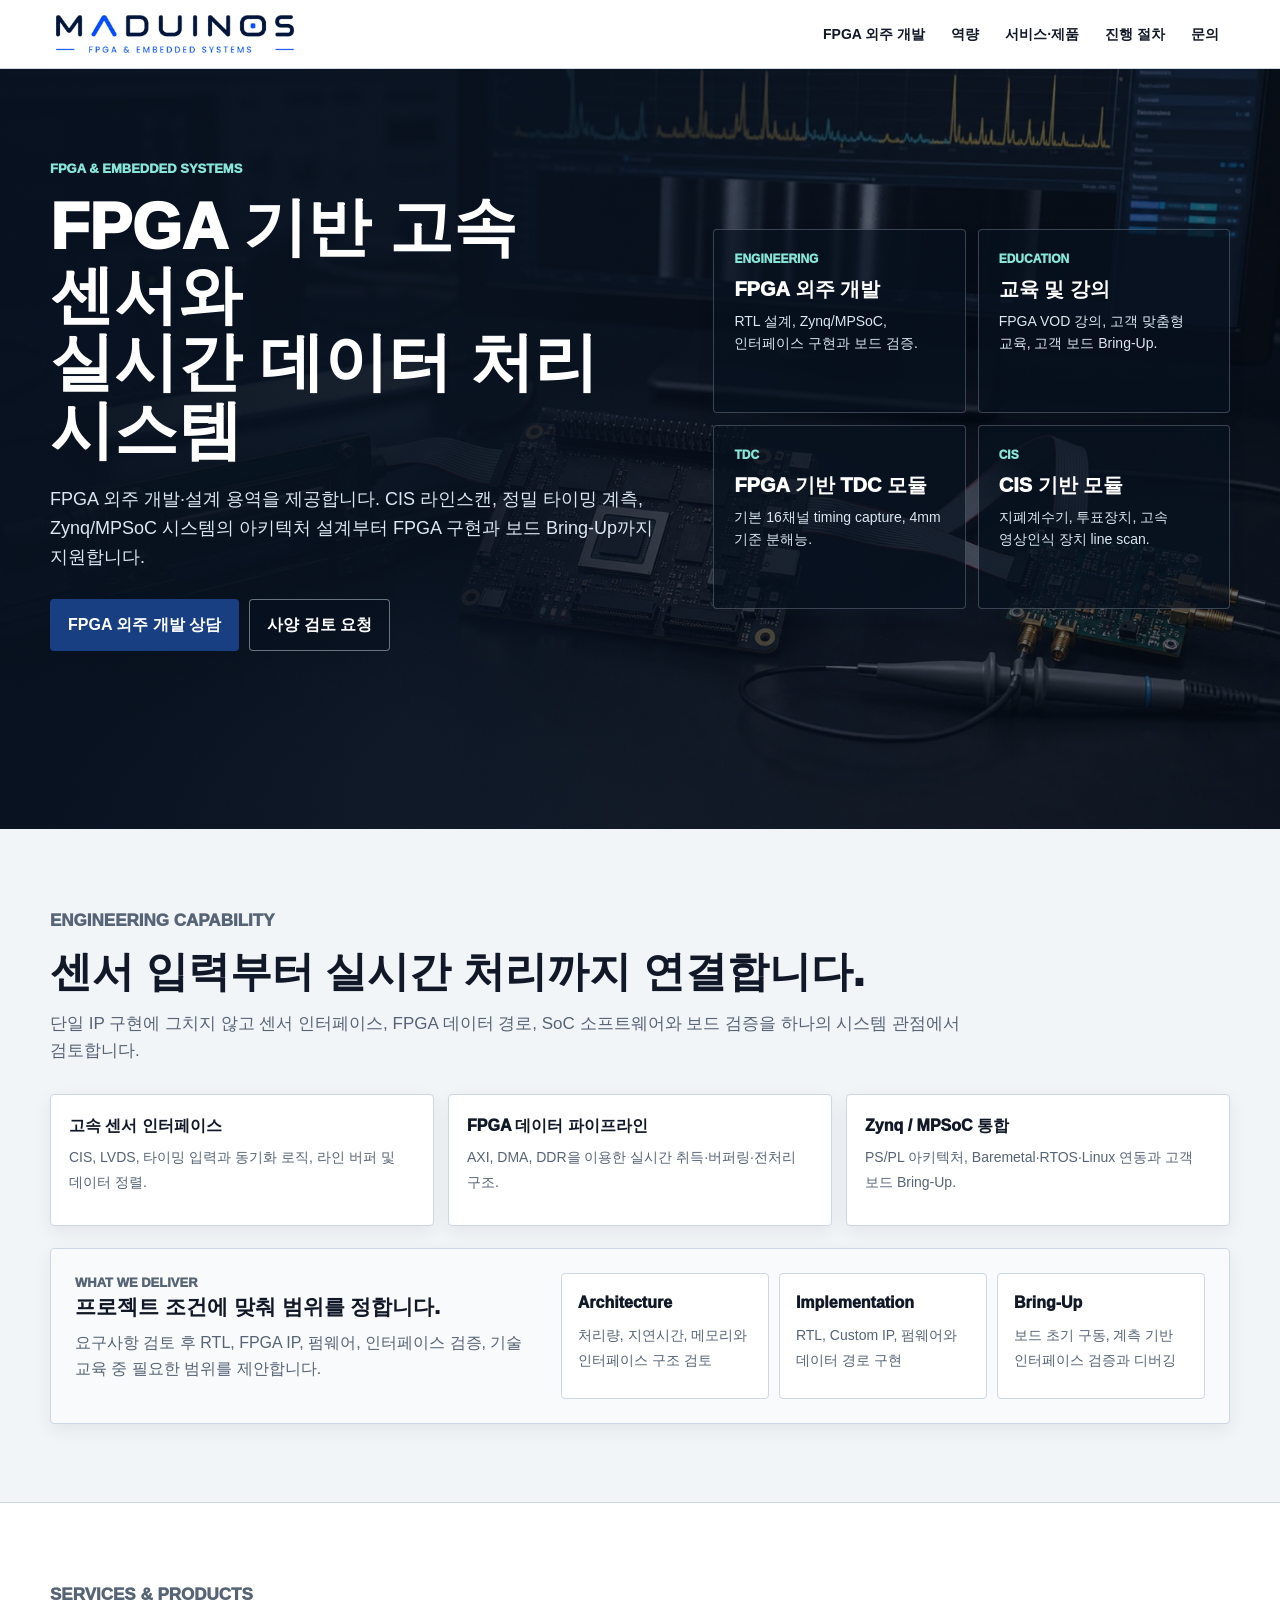
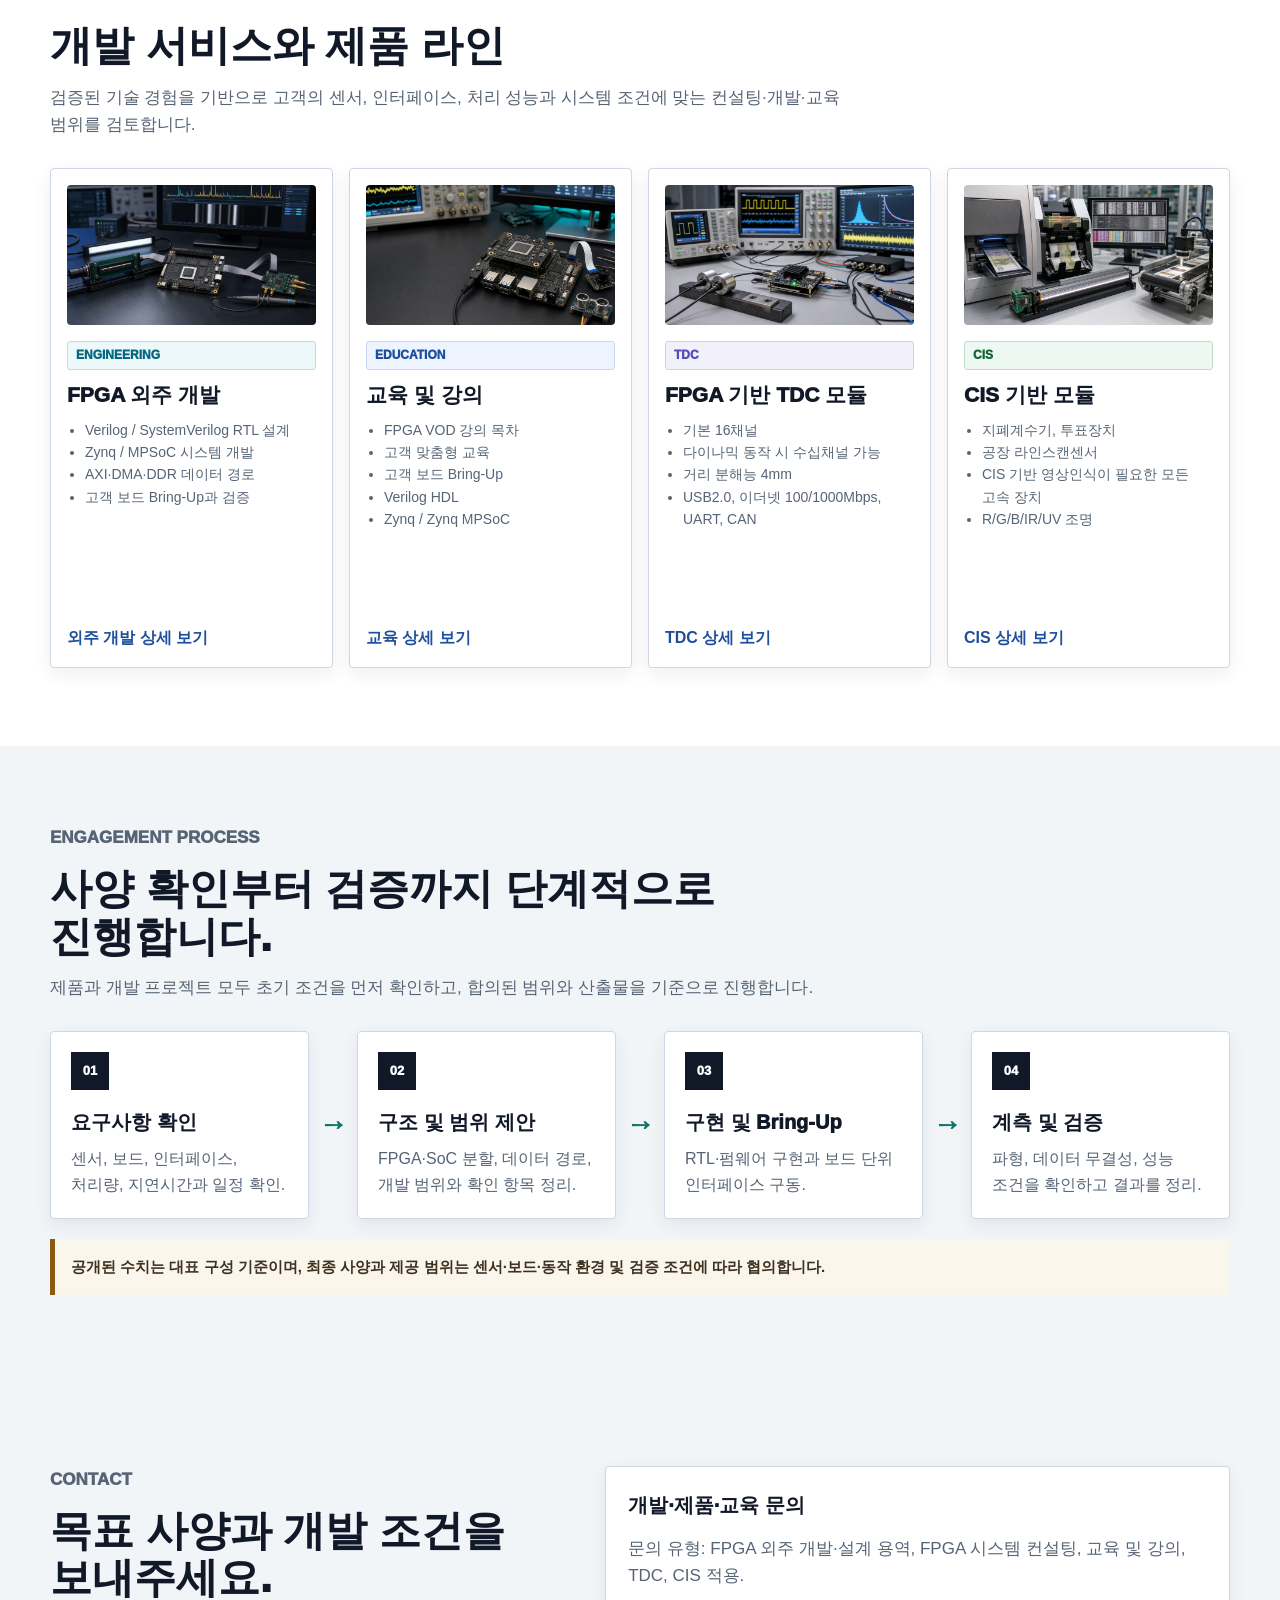
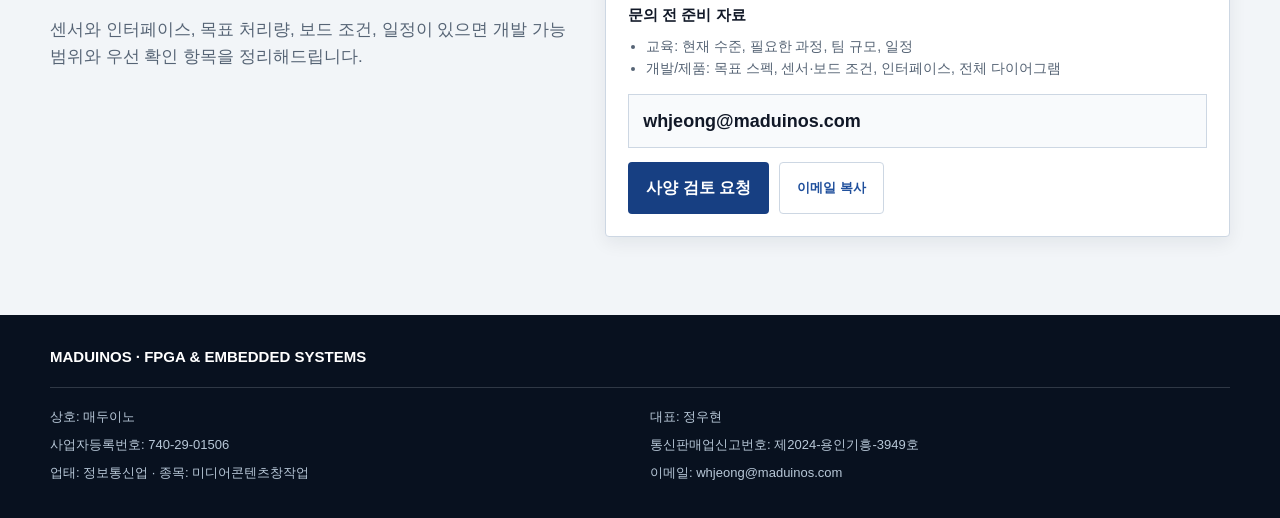
<file: index.html>
<!doctype html>
<html lang="ko">
<head>
  <meta charset="utf-8">
  <meta name="viewport" content="width=device-width, initial-scale=1">
  <meta name="description" content="MADUINOS는 FPGA 외주 개발과 설계 용역을 제공합니다. Verilog/SystemVerilog RTL, Zynq/MPSoC, AXI·DMA, 고속 센서 인터페이스 구현부터 보드 Bring-Up과 검증까지 상담하세요.">
  <title>FPGA 외주 개발 · 고속 센서 시스템 개발 | MADUINOS</title>
  <link rel="canonical" href="https://maduinos.com/">
  <meta property="og:title" content="FPGA 외주 개발 · 고속 센서 시스템 개발 | MADUINOS">
  <meta property="og:description" content="FPGA 외주 개발·설계 용역, Zynq/MPSoC 시스템, 고속 센서 인터페이스의 설계부터 보드 Bring-Up까지 지원합니다.">
  <meta property="og:type" content="website">
  <meta property="og:url" content="https://maduinos.com/">
  <meta property="og:image" content="https://maduinos.com/assets/og-home.jpg">
  <meta property="og:image:width" content="1200">
  <meta property="og:image:height" content="630">
  <meta name="twitter:card" content="summary_large_image">
  <link rel="icon" href="favicon.ico" sizes="any">
  <link rel="icon" type="image/png" href="assets/favicon-32.png" sizes="32x32">
  <link rel="apple-touch-icon" href="assets/apple-touch-icon.png">
  <link rel="stylesheet" href="assets/maduinos-biz.css">
  <script type="application/ld+json">
  {
    "@context": "https://schema.org",
    "@type": "Organization",
    "@id": "https://maduinos.com/#organization",
    "name": "MADUINOS",
    "url": "https://maduinos.com/",
    "logo": "https://maduinos.com/assets/maduinos_wordmark_reference_clean.png",
    "email": "whjeong@maduinos.com",
    "description": "FPGA 외주 개발과 설계 용역. 고속 센서 인터페이스, 실시간 데이터 처리, Zynq/MPSoC 시스템 개발 및 FPGA 실무 교육."
  }
  </script>
</head>
<body>
  <a class="skip-link" href="#main-content">본문으로 바로가기</a>
<header class="site-header">
    <div class="shell nav-row">
      <span class="brand">
        <img class="brand-logo" src="assets/maduinos_wordmark_reference_clean.png" alt="MADUINOS" width="760" height="139">
      </span>
      <nav class="nav-links" aria-label="주요 섹션">
        <a href="pages/fpga-outsourcing.html">FPGA 외주 개발</a>
        <a href="#services">역량</a>
        <a href="#products">서비스·제품</a>
        <a href="#process">진행 절차</a>
        <a href="#contact">문의</a>
      </nav>
    </div>
  </header>

  <main id="main-content">
    <section class="hero product-hero" id="hero">
      <div class="hero-bg" aria-hidden="true"></div>
      <div class="shell hero-grid">
        <div class="hero-copy">
          <p class="eyebrow">FPGA & EMBEDDED SYSTEMS</p>
          <h1>
            <span class="keep">FPGA 기반 고속 센서와</span><br>
            <span class="keep">실시간 데이터 처리 시스템</span>
          </h1>
          <p class="lead">
            FPGA 외주 개발·설계 용역을 제공합니다. CIS 라인스캔, 정밀 타이밍 계측, Zynq/MPSoC 시스템의 아키텍처 설계부터 FPGA 구현과 보드 Bring-Up까지 지원합니다.
          </p>
          <div class="hero-actions">
            <a class="button" href="pages/fpga-outsourcing.html">FPGA 외주 개발 상담</a>
            <a class="button secondary" href="#contact">사양 검토 요청</a>
          </div>
        </div>

        <div class="solution-nav" aria-label="MADUINOS 서비스와 제품">
          <a href="pages/fpga-outsourcing.html">
            <span>Engineering</span>
            <strong>FPGA 외주 개발</strong>
            <p>RTL 설계, Zynq/MPSoC, 인터페이스 구현과 보드 검증.</p>
          </a>
          <a href="pages/fpga-education-consulting.html">
            <span>Education</span>
            <strong>교육 및 강의</strong>
            <p>FPGA VOD 강의, 고객 맞춤형 교육, 고객 보드 Bring-Up.</p>
          </a>
          <a href="pages/tdc-module.html">
            <span>TDC</span>
            <strong>FPGA 기반 TDC 모듈</strong>
            <p>기본 16채널 timing capture, 4mm 기준 분해능.</p>
          </a>
          <a href="pages/cis-module.html">
            <span>CIS</span>
            <strong>CIS 기반 모듈</strong>
            <p>지폐계수기, 투표장치, 고속 영상인식 장치 line scan.</p>
          </a>
        </div>
      </div>
    </section>


    <section class="section business-map" id="services">
      <div class="shell">
        <div class="section-head compact-head">
          <p class="eyebrow">Engineering Capability</p>
          <h2>센서 입력부터 실시간 처리까지 연결합니다.</h2>
          <p>단일 IP 구현에 그치지 않고 센서 인터페이스, FPGA 데이터 경로, SoC 소프트웨어와 보드 검증을 하나의 시스템 관점에서 검토합니다.</p>
        </div>
        <div class="capability-grid">
          <article class="capability">
            <strong>고속 센서 인터페이스</strong>
            <span>CIS, LVDS, 타이밍 입력과 동기화 로직, 라인 버퍼 및 데이터 정렬.</span>
          </article>
          <article class="capability">
            <strong>FPGA 데이터 파이프라인</strong>
            <span>AXI, DMA, DDR을 이용한 실시간 취득·버퍼링·전처리 구조.</span>
          </article>
          <article class="capability">
            <strong>Zynq / MPSoC 통합</strong>
            <span>PS/PL 아키텍처, Baremetal·RTOS·Linux 연동과 고객 보드 Bring-Up.</span>
          </article>
        </div>
        <div class="proof-panel">
          <div>
            <p class="eyebrow">What We Deliver</p>
            <h3>프로젝트 조건에 맞춰 범위를 정합니다.</h3>
            <p>요구사항 검토 후 RTL, FPGA IP, 펌웨어, 인터페이스 검증, 기술 교육 중 필요한 범위를 제안합니다.</p>
          </div>
          <div class="proof-grid">
            <div><strong>Architecture</strong><span>처리량, 지연시간, 메모리와 인터페이스 구조 검토</span></div>
            <div><strong>Implementation</strong><span>RTL, Custom IP, 펌웨어와 데이터 경로 구현</span></div>
            <div><strong>Bring-Up</strong><span>보드 초기 구동, 계측 기반 인터페이스 검증과 디버깅</span></div>
          </div>
        </div>
      </div>
    </section>

    <section class="section alt" id="products">
      <div class="shell">
        <div class="section-head">
          <p class="eyebrow">Services &amp; Products</p>
          <h2>개발 서비스와 제품 라인</h2>
          <p>
            검증된 기술 경험을 기반으로 고객의 센서, 인터페이스, 처리 성능과 시스템 조건에 맞는 컨설팅·개발·교육 범위를 검토합니다.
          </p>
        </div>
        <div class="product-line-grid product-card-grid">
          <article class="product-line-card">
            <img src="assets/tdc-cis-lab-system.webp" alt="FPGA 외주 개발을 위한 보드와 센서 인터페이스 검증 환경" width="1644" height="957" loading="lazy">
            <span class="tag cyan">Engineering</span>
            <h3>FPGA 외주 개발</h3>
            <ul>
              <li>Verilog / SystemVerilog RTL 설계</li>
              <li>Zynq / MPSoC 시스템 개발</li>
              <li>AXI·DMA·DDR 데이터 경로</li>
              <li>고객 보드 Bring-Up과 검증</li>
            </ul>
            <a class="text-link" href="pages/fpga-outsourcing.html">외주 개발 상세 보기</a>
          </article>
          <article class="product-line-card">
            <img src="assets/edge-ai-carrier-lab.webp" alt="FPGA education and lecture product with development board lab setup" width="1672" height="941" loading="lazy">
            <span class="tag blue">Education</span>
            <h3>교육 및 강의</h3>
            <ul>
              <li>FPGA VOD 강의 목차</li>
              <li>고객 맞춤형 교육</li>
              <li>고객 보드 Bring-Up</li>
              <li>Verilog HDL</li>
              <li>Zynq / Zynq MPSoC</li>
            </ul>
            <a class="text-link" href="pages/fpga-education-consulting.html">교육 상세 보기</a>
          </article>
          <article class="product-line-card">
            <img src="assets/tdc-timing-applications.webp" alt="FPGA TDC timing module application image" width="1672" height="941" loading="lazy">
            <span class="tag violet">TDC</span>
            <h3>FPGA 기반 TDC 모듈</h3>
            <ul>
              <li>기본 16채널</li>
              <li>다이나믹 동작 시 수십채널 가능</li>
              <li>거리 분해능 4mm</li>
              <li>USB2.0, 이더넷 100/1000Mbps, UART, CAN</li>
            </ul>
            <a class="text-link" href="pages/tdc-module.html">TDC 상세 보기</a>
          </article>
          <article class="product-line-card">
            <img src="assets/cis-application-markets.webp" alt="CIS application image for banknote counter voting device and factory line scan" width="1672" height="941" loading="lazy">
            <span class="tag green">CIS</span>
            <h3>CIS 기반 모듈</h3>
            <ul>
              <li>지폐계수기, 투표장치</li>
              <li>공장 라인스캔센서</li>
              <li>CIS 기반 영상인식이 필요한 모든 고속 장치</li>
              <li>R/G/B/IR/UV 조명</li>
            </ul>
            <a class="text-link" href="pages/cis-module.html">CIS 상세 보기</a>
          </article>
          
        </div>
      </div>
    </section>


    <section class="section" id="process">
      <div class="shell">
        <div class="section-head">
          <p class="eyebrow">Engagement Process</p>
          <h2>사양 확인부터 검증까지 단계적으로 진행합니다.</h2>
          <p>제품과 개발 프로젝트 모두 초기 조건을 먼저 확인하고, 합의된 범위와 산출물을 기준으로 진행합니다.</p>
        </div>
        <div class="engagement-flow">
          <article class="flow-card"><span>01</span><strong>요구사항 확인</strong><p>센서, 보드, 인터페이스, 처리량, 지연시간과 일정 확인.</p></article>
          <div class="flow-connector" aria-hidden="true">→</div>
          <article class="flow-card"><span>02</span><strong>구조 및 범위 제안</strong><p>FPGA·SoC 분할, 데이터 경로, 개발 범위와 확인 항목 정리.</p></article>
          <div class="flow-connector" aria-hidden="true">→</div>
          <article class="flow-card"><span>03</span><strong>구현 및 Bring-Up</strong><p>RTL·펌웨어 구현과 보드 단위 인터페이스 구동.</p></article>
          <div class="flow-connector" aria-hidden="true">→</div>
          <article class="flow-card"><span>04</span><strong>계측 및 검증</strong><p>파형, 데이터 무결성, 성능 조건을 확인하고 결과를 정리.</p></article>
        </div>
        <p class="claim-note">공개된 수치는 대표 구성 기준이며, 최종 사양과 제공 범위는 센서·보드·동작 환경 및 검증 조건에 따라 협의합니다.</p>
      </div>
    </section>

    <section class="section" id="contact">
      <div class="shell contact-layout">
        <div>
          <p class="eyebrow">Contact</p>
          <h2>목표 사양과 개발 조건을 보내주세요.</h2>
          <p>
            센서와 인터페이스, 목표 처리량, 보드 조건, 일정이 있으면 개발 가능 범위와 우선 확인 항목을 정리해드립니다.
          </p>
        </div>
        <div class="contact-card">
          <strong>개발·제품·교육 문의</strong>
          <p>문의 유형: FPGA 외주 개발·설계 용역, FPGA 시스템 컨설팅, 교육 및 강의, TDC, CIS 적용.</p>
          <div class="contact-prep">
            <strong>문의 전 준비 자료</strong>
            <ul>
              <li>교육: 현재 수준, 필요한 과정, 팀 규모, 일정</li>
              <li>개발/제품: 목표 스펙, 센서·보드 조건, 인터페이스, 전체 다이어그램</li>
            </ul>
          </div>
          <div class="email-line">whjeong@maduinos.com</div>
          <div class="contact-actions">
            <a class="button" href="mailto:whjeong@maduinos.com?subject=MADUINOS%20개발%20사양%20검토%20요청">사양 검토 요청</a>
            <button class="button secondary copy-button" type="button" data-copy-email="whjeong@maduinos.com" aria-live="polite">이메일 복사</button>
          </div>
        </div>
      </div>
    </section>
  </main>

  <footer class="site-footer">
    <div class="shell footer-stack">
      <div class="footer-row">
        <div class="footer-brand">MADUINOS · FPGA & EMBEDDED SYSTEMS</div>
      </div>
      <address class="business-info" aria-label="사업자 정보">
        <span>상호: 매두이노</span>
        <span>대표: 정우현</span>
        <span>사업자등록번호: 740-29-01506</span>
        <span>통신판매업신고번호: 제2024-용인기흥-3949호</span>
        <span>업태: 정보통신업 · 종목: 미디어콘텐츠창작업</span>
        <span>이메일: whjeong@maduinos.com</span>
      </address>
    </div>
  </footer>
  <script>
    document.querySelectorAll("[data-copy-email]").forEach((button) => {
      button.addEventListener("click", async () => {
        const email = button.dataset.copyEmail;
        try {
          await navigator.clipboard.writeText(email);
          button.textContent = "복사 완료";
          setTimeout(() => { button.textContent = "이메일 복사"; }, 1600);
        } catch {
          window.prompt("이메일 주소를 복사하세요.", email);
        }
      });
    });
  </script>
</body>
</html>
</file>
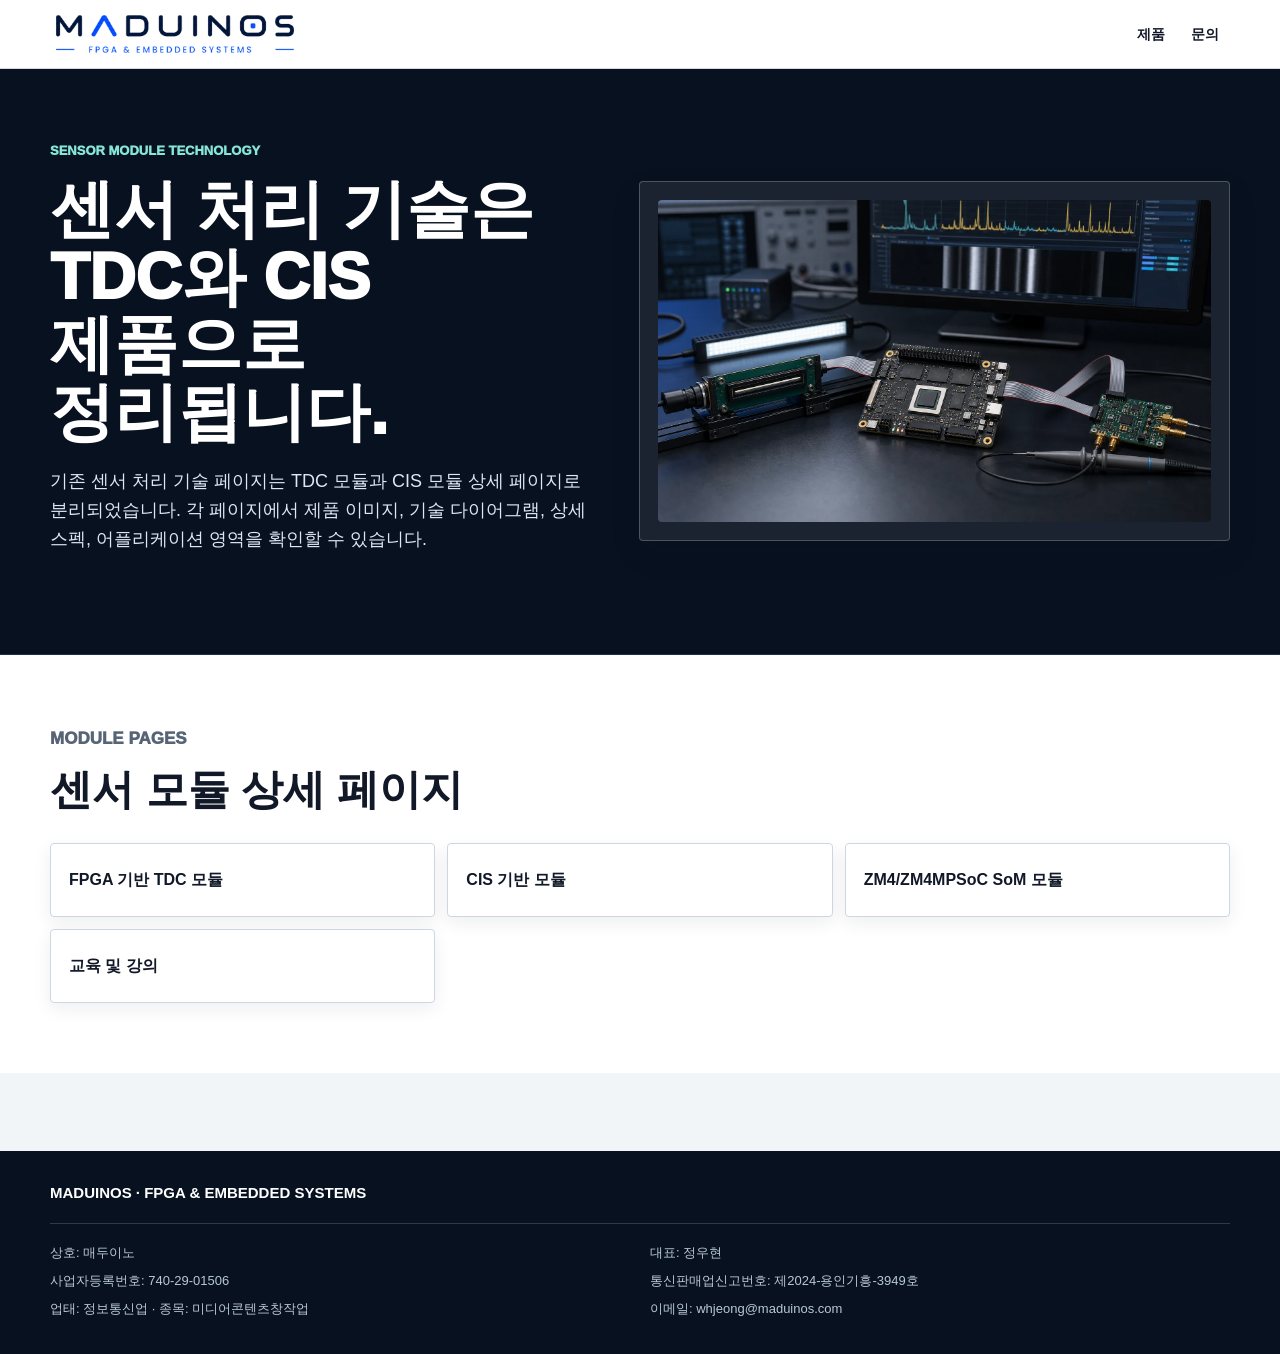
<file: pages/ai-edge-vision.html>
<!doctype html>
<html lang="ko">
<head>
  <meta charset="utf-8">
  <meta name="viewport" content="width=device-width, initial-scale=1">
  <meta name="description" content="MADUINOS 센서 처리 기술 안내 페이지입니다. TDC 모듈, CIS 모듈, ZM4/ZM4MPSoC SoM 상세 페이지로 이동할 수 있습니다.">
  <title>MADUINOS | Sensor Module Technology</title>
  <meta name="robots" content="noindex, follow">
  <link rel="icon" href="../favicon.ico" sizes="any">
  <link rel="icon" type="image/png" href="../assets/favicon-32.png" sizes="32x32">
  <link rel="apple-touch-icon" href="../assets/apple-touch-icon.png">
  <link rel="stylesheet" href="../assets/maduinos-biz.css">
</head>
<body>
  <a class="skip-link" href="#main-content">본문으로 바로가기</a>
<header class="site-header">
    <div class="shell nav-row">
      <span class="brand">
        <img class="brand-logo" src="../assets/maduinos_wordmark_reference_clean.png" alt="MADUINOS" width="760" height="139">
      </span>
      <nav class="nav-links" aria-label="주요 섹션">
        <a href="../index.html#products">제품</a>
        <a href="../index.html#contact">문의</a>
      </nav>
    </div>
  </header>

  <header class="detail-hero detail-hero-media">
    <div class="shell detail-hero-grid">
      <div>
        <p class="eyebrow">Sensor Module Technology</p>
        <h1>
          <span class="keep">센서 처리 기술은</span><br>
          <span class="keep">TDC와 CIS 제품으로</span><br>
          <span class="keep">정리됩니다.</span>
        </h1>
        <p class="lead">
          기존 센서 처리 기술 페이지는 TDC 모듈과 CIS 모듈 상세 페이지로 분리되었습니다.
          각 페이지에서 제품 이미지, 기술 다이어그램, 상세 스펙, 어플리케이션 영역을 확인할 수 있습니다.
        </p>
      </div>
      <div class="image-frame dark">
        <img src="../assets/tdc-cis-lab-system.webp" alt="FPGA sensor module validation system" width="1644" height="957">
      </div>
    </div>
  </header>

  <main class="detail-main" id="main-content">
    <section class="detail-section">
      <div class="shell">
        <div class="section-head">
          <p class="eyebrow">Module Pages</p>
          <h2>센서 모듈 상세 페이지</h2>
        </div>
        <div class="page-link-grid">
          <a href="tdc-module.html">FPGA 기반 TDC 모듈</a>
          <a href="cis-module.html">CIS 기반 모듈</a>
          <a href="zm4-module.html">ZM4/ZM4MPSoC SoM 모듈</a>
          <a href="fpga-education-consulting.html">교육 및 강의</a>
        </div>
      </div>
    </section>
  </main>
  <footer class="site-footer">
    <div class="shell footer-stack">
      <div class="footer-row">
        <div class="footer-brand">MADUINOS · FPGA & EMBEDDED SYSTEMS</div>
      </div>
      <address class="business-info" aria-label="사업자 정보">
        <span>상호: 매두이노</span>
        <span>대표: 정우현</span>
        <span>사업자등록번호: 740-29-01506</span>
        <span>통신판매업신고번호: 제2024-용인기흥-3949호</span>
        <span>업태: 정보통신업 · 종목: 미디어콘텐츠창작업</span>
        <span>이메일: whjeong@maduinos.com</span>
      </address>
    </div>
  </footer>
</body>
</html>
</file>
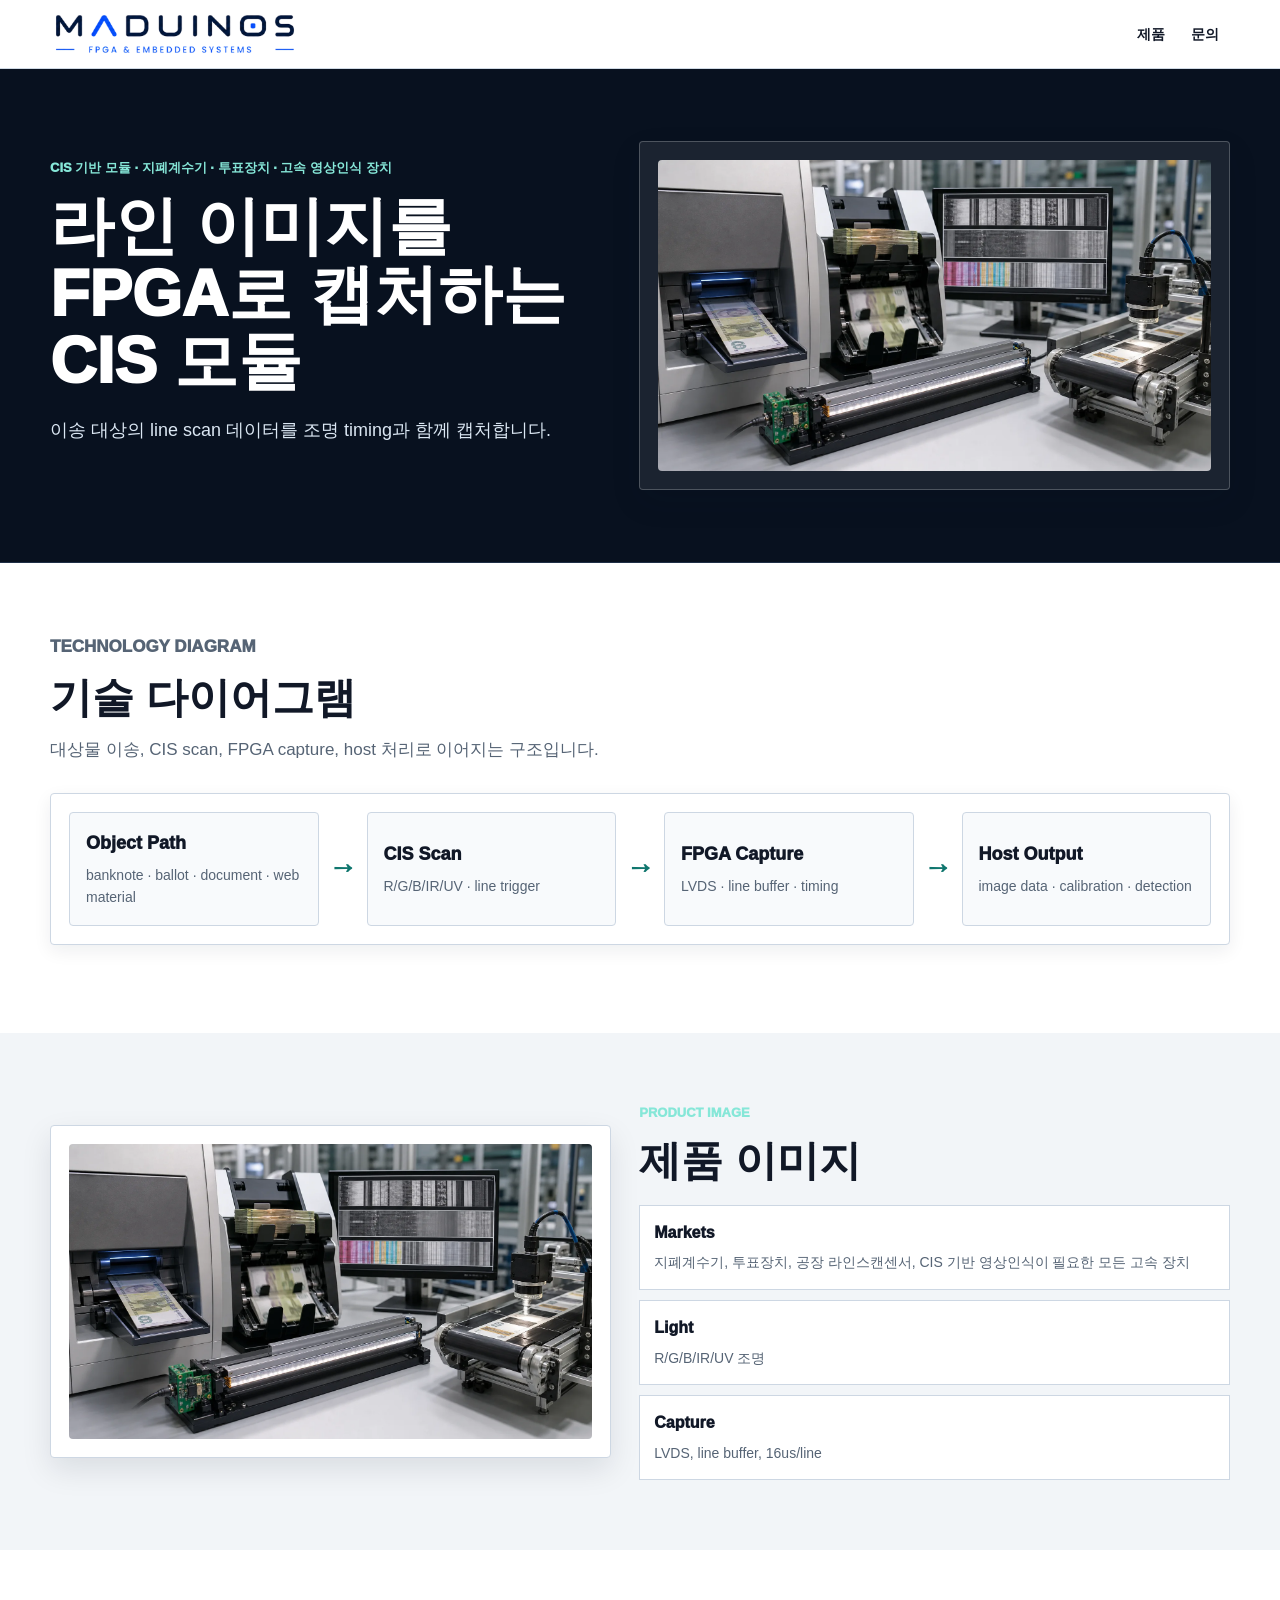
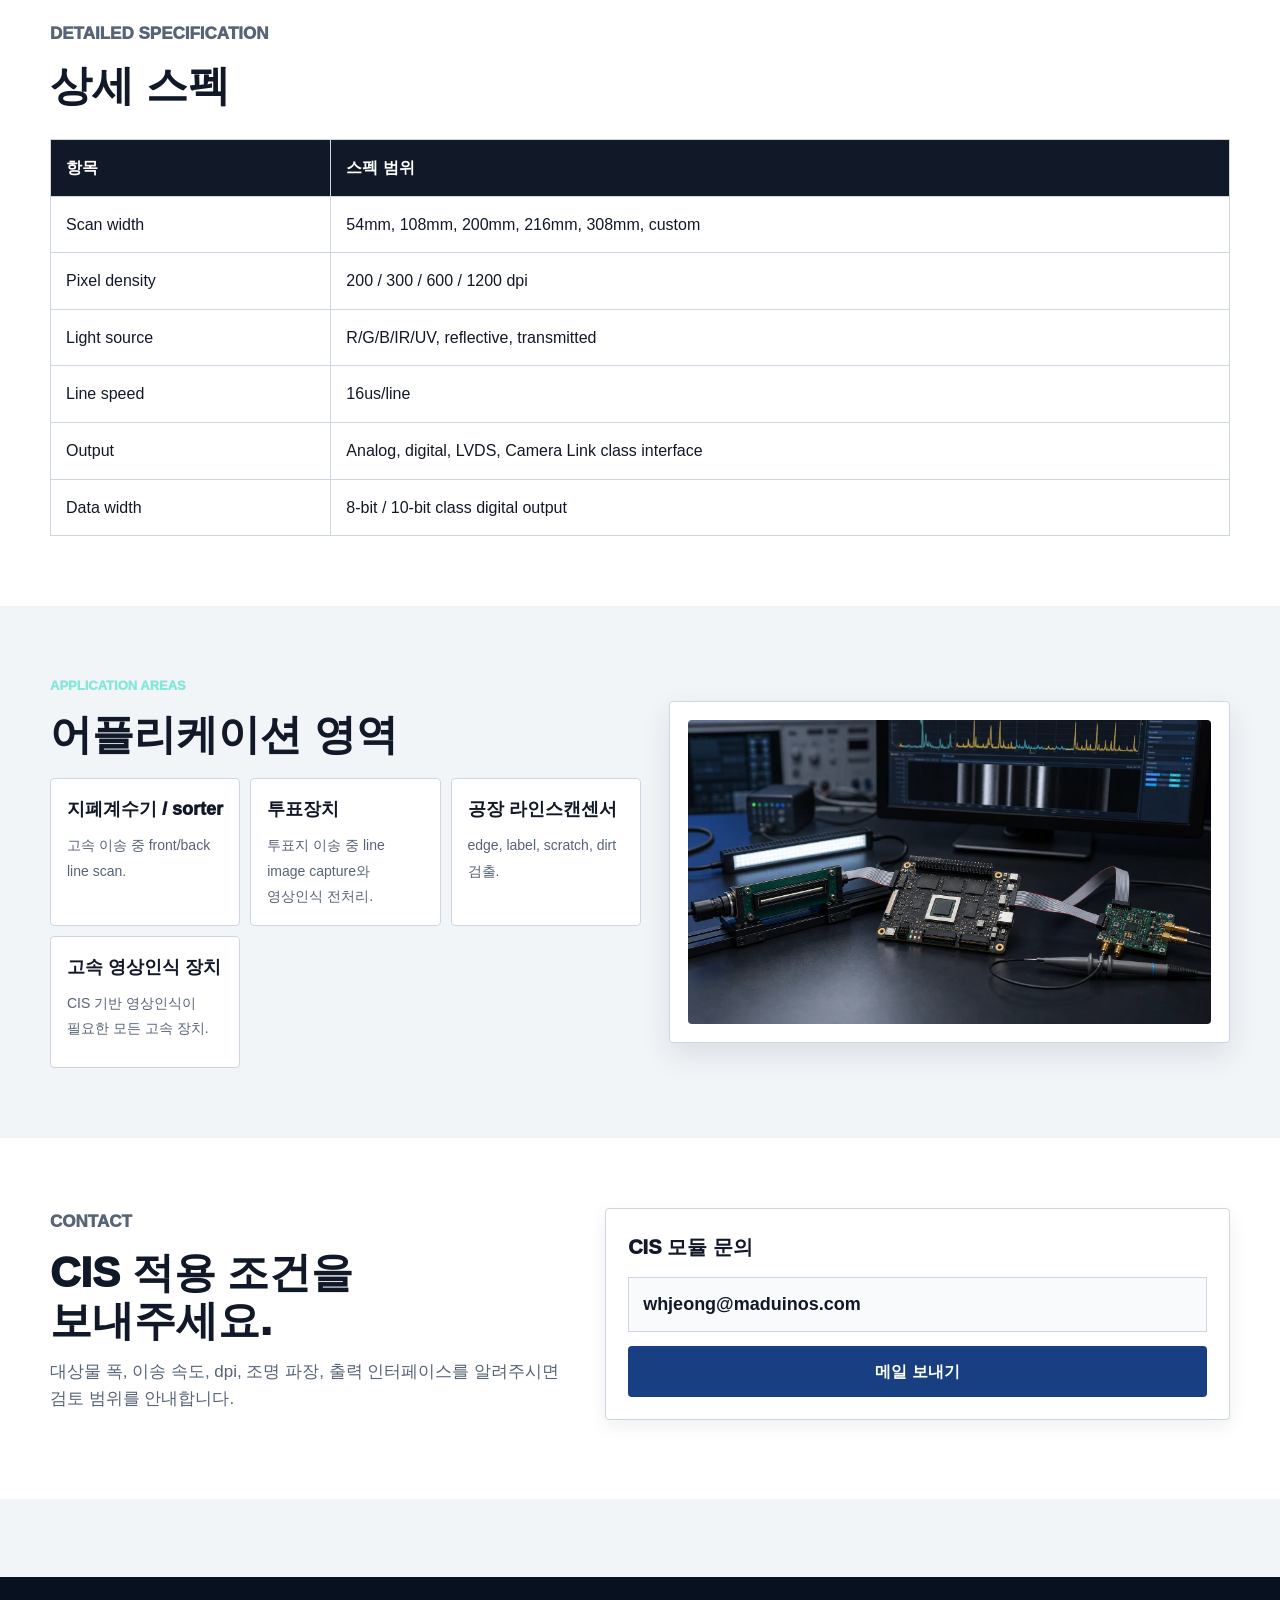
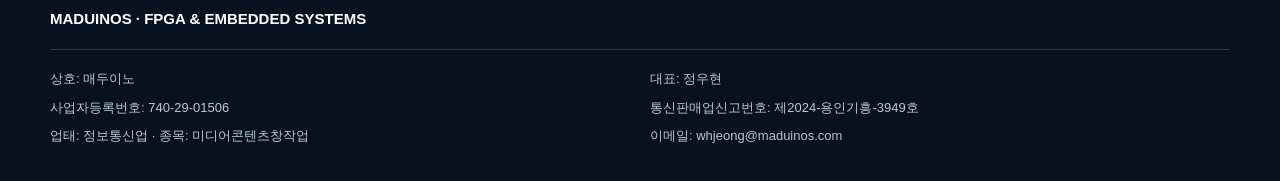
<file: pages/cis-module.html>
<!doctype html>
<html lang="ko">
<head>
  <meta charset="utf-8">
  <meta name="viewport" content="width=device-width, initial-scale=1">
  <meta name="description" content="MADUINOS CIS 기반 모듈 상세 페이지입니다. 지폐계수기, 투표장치, 공장 라인스캔센서와 CIS 기반 영상인식이 필요한 모든 고속 장치에 필요한 line scan, 조명 제어, LVDS capture 스펙을 제공합니다.">
  <title>MADUINOS | CIS Line Scan Module</title>
  <link rel="canonical" href="https://maduinos.com/pages/cis-module.html">
  <meta property="og:title" content="MADUINOS | CIS 기반 모듈">
  <meta property="og:description" content="지폐계수기, 투표장치, 공장 라인스캔센서 등 고속 영상인식 장치용 CIS line scan 모듈. R/G/B/IR/UV 조명, LVDS capture, 16us/line.">
  <meta property="og:type" content="website">
  <meta property="og:url" content="https://maduinos.com/pages/cis-module.html">
  <meta property="og:image" content="https://maduinos.com/assets/og-cis.jpg">
  <meta property="og:image:width" content="1200">
  <meta property="og:image:height" content="630">
  <meta name="twitter:card" content="summary_large_image">
  <link rel="icon" href="../favicon.ico" sizes="any">
  <link rel="icon" type="image/png" href="../assets/favicon-32.png" sizes="32x32">
  <link rel="apple-touch-icon" href="../assets/apple-touch-icon.png">
  <link rel="stylesheet" href="../assets/maduinos-biz.css">
</head>
<body>
  <a class="skip-link" href="#main-content">본문으로 바로가기</a>
<header class="site-header">
    <div class="shell nav-row">
      <span class="brand">
        <img class="brand-logo" src="../assets/maduinos_wordmark_reference_clean.png" alt="MADUINOS" width="760" height="139">
      </span>
      <nav class="nav-links" aria-label="주요 섹션">
        <a href="../index.html#products">제품</a>
        <a href="../index.html#contact">문의</a>
      </nav>
    </div>
  </header>

  <header class="detail-hero detail-hero-media">
    <div class="shell detail-hero-grid">
      <div>
        <p class="eyebrow">CIS 기반 모듈 · 지폐계수기 · 투표장치 · 고속 영상인식 장치</p>
        <h1>
          <span class="keep">라인 이미지를</span><br>
          <span class="keep">FPGA로 캡처하는</span><br>
          <span class="keep">CIS 모듈</span>
        </h1>
        <p class="lead">
          이송 대상의 line scan 데이터를 조명 timing과 함께 캡처합니다.
        </p>
      </div>
      <div class="image-frame dark">
        <img src="../assets/cis-application-markets.webp" alt="CIS module product image for banknote counter voting device and factory line scan sensor markets" width="1672" height="941" fetchpriority="high">
      </div>
    </div>
  </header>

  <main class="detail-main" id="main-content">
    <section class="detail-section">
      <div class="shell">
        <div class="section-head">
          <p class="eyebrow">Technology Diagram</p>
          <h2>기술 다이어그램</h2>
          <p>대상물 이송, CIS scan, FPGA capture, host 처리로 이어지는 구조입니다.</p>
        </div>
        <div class="diagram technology-flow" aria-label="CIS FPGA module technology diagram">
          <div class="flow-node"><strong>Object Path</strong><span>banknote · ballot · document · web material</span></div>
          <div class="flow-arrow">→</div>
          <div class="flow-node"><strong>CIS Scan</strong><span>R/G/B/IR/UV · line trigger</span></div>
          <div class="flow-arrow">→</div>
          <div class="flow-node"><strong>FPGA Capture</strong><span>LVDS · line buffer · timing</span></div>
          <div class="flow-arrow">→</div>
          <div class="flow-node"><strong>Host Output</strong><span>image data · calibration · detection</span></div>
        </div>
      </div>
    </section>

    <section class="detail-section alt">
      <div class="shell split-media">
        <div class="image-frame">
          <img src="../assets/cis-application-markets.webp" alt="CIS application markets image for high speed recognition and factory inspection equipment" width="1672" height="941" loading="lazy">
        </div>
        <div>
          <p class="eyebrow">Product Image</p>
          <h2>제품 이미지</h2>
          <div class="spec-list">
            <div><strong>Markets</strong><span>지폐계수기, 투표장치, 공장 라인스캔센서, CIS 기반 영상인식이 필요한 모든 고속 장치</span></div>
            <div><strong>Light</strong><span>R/G/B/IR/UV 조명</span></div>
            <div><strong>Capture</strong><span>LVDS, line buffer, 16us/line</span></div>
          </div>
        </div>
      </div>
    </section>

    <section class="detail-section">
      <div class="shell">
        <div class="section-head">
          <p class="eyebrow">Detailed Specification</p>
          <h2>상세 스펙</h2>
        </div>
        <div class="table-wrap">
          <table class="spec-table">
            <thead><tr><th>항목</th><th>스펙 범위</th></tr></thead>
            <tbody>
              <tr><td>Scan width</td><td>54mm, 108mm, 200mm, 216mm, 308mm, custom</td></tr>
              <tr><td>Pixel density</td><td>200 / 300 / 600 / 1200 dpi</td></tr>
              <tr><td>Light source</td><td>R/G/B/IR/UV, reflective, transmitted</td></tr>
              <tr><td>Line speed</td><td>16us/line</td></tr>
              <tr><td>Output</td><td>Analog, digital, LVDS, Camera Link class interface</td></tr>
              <tr><td>Data width</td><td>8-bit / 10-bit class digital output</td></tr>
            </tbody>
          </table>
        </div>
      </div>
    </section>

    <section class="detail-section alt">
      <div class="shell split-media reverse">
        <div>
          <p class="eyebrow">Application Areas</p>
          <h2>어플리케이션 영역</h2>
          <div class="application-list">
            <div><strong>지폐계수기 / sorter</strong><span>고속 이송 중 front/back line scan.</span></div>
            <div><strong>투표장치</strong><span>투표지 이송 중 line image capture와 영상인식 전처리.</span></div>
            <div><strong>공장 라인스캔센서</strong><span>edge, label, scratch, dirt 검출.</span></div>
            <div><strong>고속 영상인식 장치</strong><span>CIS 기반 영상인식이 필요한 모든 고속 장치.</span></div>
          </div>
        </div>
        <div class="image-frame">
          <img src="../assets/tdc-cis-lab-system.webp" alt="CIS line sensor validation setup with FPGA capture and image data" width="1644" height="957" loading="lazy">
        </div>
      </div>
    </section>

    <section class="detail-section">
      <div class="shell contact-layout">
        <div>
          <p class="eyebrow">Contact</p>
          <h2>CIS 적용 조건을 보내주세요.</h2>
          <p>대상물 폭, 이송 속도, dpi, 조명 파장, 출력 인터페이스를 알려주시면 검토 범위를 안내합니다.</p>
        </div>
        <div class="contact-card">
          <strong>CIS 모듈 문의</strong>
          <div class="email-line">whjeong@maduinos.com</div>
          <a class="button" href="mailto:whjeong@maduinos.com?subject=MADUINOS%20CIS%20Module%20문의">메일 보내기</a>
        </div>
      </div>
    </section>
  </main>

  <footer class="site-footer">
    <div class="shell footer-stack">
      <div class="footer-row">
        <div class="footer-brand">MADUINOS · FPGA & EMBEDDED SYSTEMS</div>
      </div>
      <address class="business-info" aria-label="사업자 정보">
        <span>상호: 매두이노</span>
        <span>대표: 정우현</span>
        <span>사업자등록번호: 740-29-01506</span>
        <span>통신판매업신고번호: 제2024-용인기흥-3949호</span>
        <span>업태: 정보통신업 · 종목: 미디어콘텐츠창작업</span>
        <span>이메일: whjeong@maduinos.com</span>
      </address>
    </div>
  </footer>
</body>
</html>
</file>
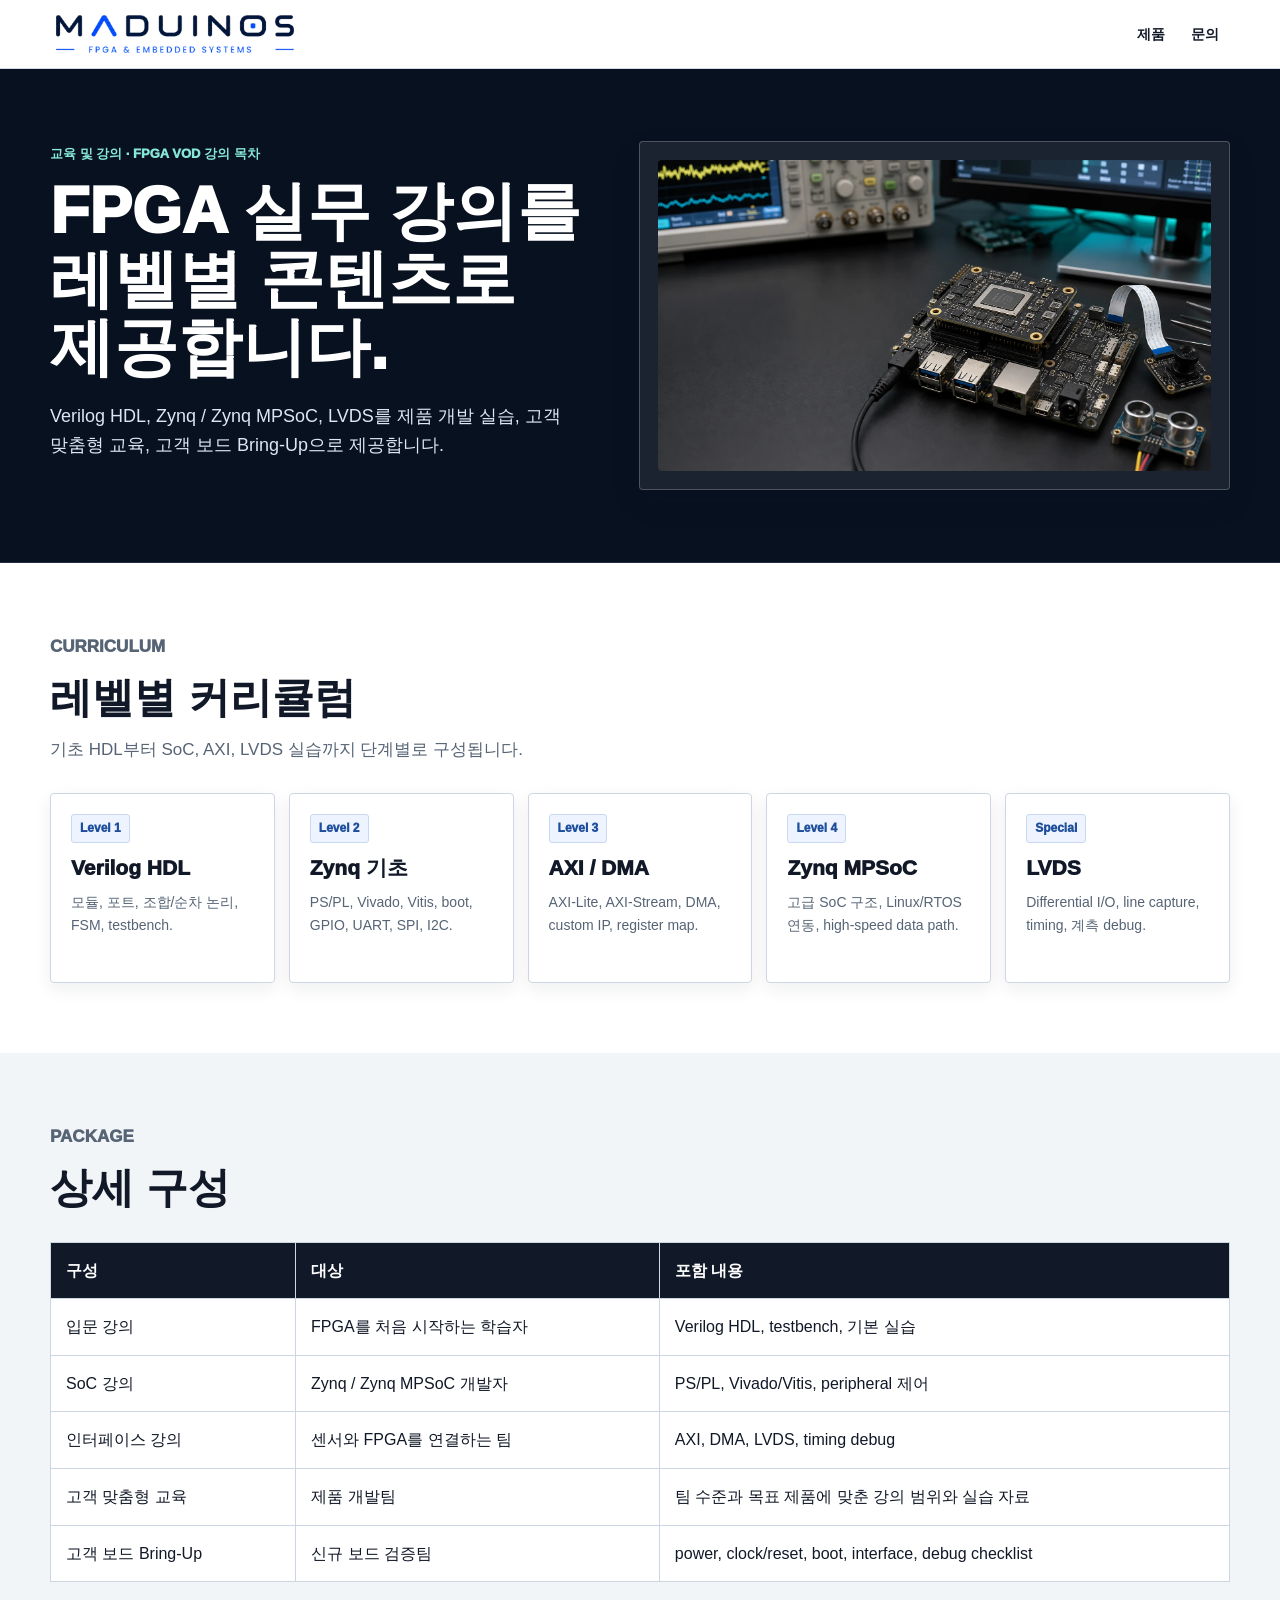
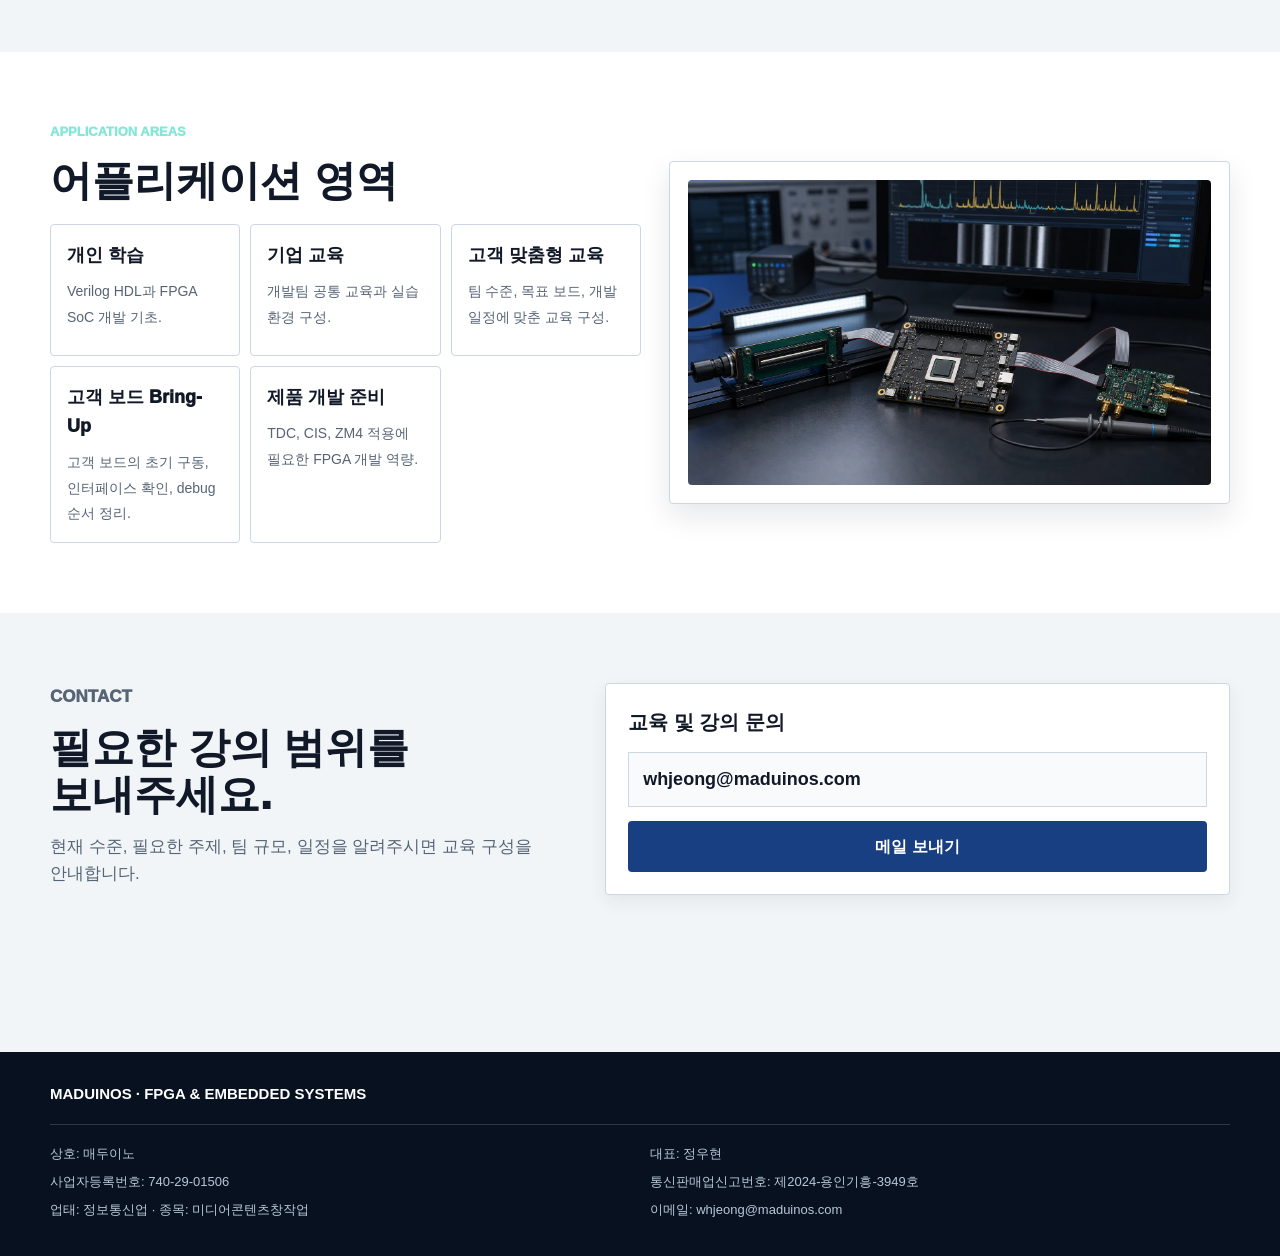
<file: pages/fpga-education-consulting.html>
<!doctype html>
<html lang="ko">
<head>
  <meta charset="utf-8">
  <meta name="viewport" content="width=device-width, initial-scale=1">
  <meta name="description" content="MADUINOS 교육 및 강의 상세 페이지입니다. Verilog HDL, Zynq / Zynq MPSoC, LVDS 기반 FPGA VOD 강의, 고객 맞춤형 교육, 고객 보드 Bring-Up을 제공합니다.">
  <title>MADUINOS | FPGA Education</title>
  <link rel="canonical" href="https://maduinos.com/pages/fpga-education-consulting.html">
  <meta property="og:title" content="MADUINOS | 교육 및 강의">
  <meta property="og:description" content="Verilog HDL, Zynq / Zynq MPSoC, LVDS 기반 FPGA VOD 강의, 고객 맞춤형 교육, 고객 보드 Bring-Up을 제공합니다.">
  <meta property="og:type" content="website">
  <meta property="og:url" content="https://maduinos.com/pages/fpga-education-consulting.html">
  <meta property="og:image" content="https://maduinos.com/assets/og-education.jpg">
  <meta property="og:image:width" content="1200">
  <meta property="og:image:height" content="630">
  <meta name="twitter:card" content="summary_large_image">
  <link rel="icon" href="../favicon.ico" sizes="any">
  <link rel="icon" type="image/png" href="../assets/favicon-32.png" sizes="32x32">
  <link rel="apple-touch-icon" href="../assets/apple-touch-icon.png">
  <link rel="stylesheet" href="../assets/maduinos-biz.css">
</head>
<body>
  <a class="skip-link" href="#main-content">본문으로 바로가기</a>
<header class="site-header">
    <div class="shell nav-row">
      <span class="brand">
        <img class="brand-logo" src="../assets/maduinos_wordmark_reference_clean.png" alt="MADUINOS" width="760" height="139">
      </span>
      <nav class="nav-links" aria-label="주요 섹션">
        <a href="../index.html#products">제품</a>
        <a href="../index.html#contact">문의</a>
      </nav>
    </div>
  </header>

  <header class="detail-hero detail-hero-media">
    <div class="shell detail-hero-grid">
      <div>
        <p class="eyebrow">교육 및 강의 · FPGA VOD 강의 목차</p>
        <h1>
          <span class="keep">FPGA 실무 강의를</span><br>
          <span class="keep">레벨별 콘텐츠로</span><br>
          <span class="keep">제공합니다.</span>
        </h1>
        <p class="lead">
          Verilog HDL, Zynq / Zynq MPSoC, LVDS를 제품 개발 실습, 고객 맞춤형 교육, 고객 보드 Bring-Up으로 제공합니다.
        </p>
      </div>
      <div class="image-frame dark">
        <img src="../assets/edge-ai-carrier-lab.webp" alt="FPGA education product with development board and lab setup" width="1672" height="941" fetchpriority="high">
      </div>
    </div>
  </header>

  <main class="detail-main" id="main-content">
    <section class="detail-section">
      <div class="shell">
        <div class="section-head">
          <p class="eyebrow">Curriculum</p>
          <h2>레벨별 커리큘럼</h2>
          <p>기초 HDL부터 SoC, AXI, LVDS 실습까지 단계별로 구성됩니다.</p>
        </div>
        <div class="curriculum-grid detailed">
          <article>
            <span>Level 1</span>
            <h3>Verilog HDL</h3>
            <p>모듈, 포트, 조합/순차 논리, FSM, testbench.</p>
          </article>
          <article>
            <span>Level 2</span>
            <h3>Zynq 기초</h3>
            <p>PS/PL, Vivado, Vitis, boot, GPIO, UART, SPI, I2C.</p>
          </article>
          <article>
            <span>Level 3</span>
            <h3>AXI / DMA</h3>
            <p>AXI-Lite, AXI-Stream, DMA, custom IP, register map.</p>
          </article>
          <article>
            <span>Level 4</span>
            <h3>Zynq MPSoC</h3>
            <p>고급 SoC 구조, Linux/RTOS 연동, high-speed data path.</p>
          </article>
          <article>
            <span>Special</span>
            <h3>LVDS</h3>
            <p>Differential I/O, line capture, timing, 계측 debug.</p>
          </article>
        </div>
      </div>
    </section>

    <section class="detail-section alt">
      <div class="shell">
        <div class="section-head">
          <p class="eyebrow">Package</p>
          <h2>상세 구성</h2>
        </div>
        <div class="table-wrap">
          <table class="spec-table">
            <thead><tr><th>구성</th><th>대상</th><th>포함 내용</th></tr></thead>
            <tbody>
              <tr><td>입문 강의</td><td>FPGA를 처음 시작하는 학습자</td><td>Verilog HDL, testbench, 기본 실습</td></tr>
              <tr><td>SoC 강의</td><td>Zynq / Zynq MPSoC 개발자</td><td>PS/PL, Vivado/Vitis, peripheral 제어</td></tr>
              <tr><td>인터페이스 강의</td><td>센서와 FPGA를 연결하는 팀</td><td>AXI, DMA, LVDS, timing debug</td></tr>
              <tr><td>고객 맞춤형 교육</td><td>제품 개발팀</td><td>팀 수준과 목표 제품에 맞춘 강의 범위와 실습 자료</td></tr>
              <tr><td>고객 보드 Bring-Up</td><td>신규 보드 검증팀</td><td>power, clock/reset, boot, interface, debug checklist</td></tr>
            </tbody>
          </table>
        </div>
      </div>
    </section>

    <section class="detail-section">
      <div class="shell split-media reverse">
        <div>
          <p class="eyebrow">Application Areas</p>
          <h2>어플리케이션 영역</h2>
          <div class="application-list">
            <div><strong>개인 학습</strong><span>Verilog HDL과 FPGA SoC 개발 기초.</span></div>
            <div><strong>기업 교육</strong><span>개발팀 공통 교육과 실습 환경 구성.</span></div>
            <div><strong>고객 맞춤형 교육</strong><span>팀 수준, 목표 보드, 개발 일정에 맞춘 교육 구성.</span></div>
            <div><strong>고객 보드 Bring-Up</strong><span>고객 보드의 초기 구동, 인터페이스 확인, debug 순서 정리.</span></div>
            <div><strong>제품 개발 준비</strong><span>TDC, CIS, ZM4 적용에 필요한 FPGA 개발 역량.</span></div>
          </div>
        </div>
        <div class="image-frame">
          <img src="../assets/tdc-cis-lab-system.webp" alt="FPGA education application with board and measurement setup" width="1644" height="957" loading="lazy">
        </div>
      </div>
    </section>

    <section class="detail-section alt">
      <div class="shell contact-layout">
        <div>
          <p class="eyebrow">Contact</p>
          <h2>필요한 강의 범위를 보내주세요.</h2>
          <p>현재 수준, 필요한 주제, 팀 규모, 일정을 알려주시면 교육 구성을 안내합니다.</p>
        </div>
        <div class="contact-card">
          <strong>교육 및 강의 문의</strong>
          <div class="email-line">whjeong@maduinos.com</div>
          <a class="button" href="mailto:whjeong@maduinos.com?subject=MADUINOS%20FPGA%20교육%20문의">메일 보내기</a>
        </div>
      </div>
    </section>
  </main>

  <footer class="site-footer">
    <div class="shell footer-stack">
      <div class="footer-row">
        <div class="footer-brand">MADUINOS · FPGA & EMBEDDED SYSTEMS</div>
      </div>
      <address class="business-info" aria-label="사업자 정보">
        <span>상호: 매두이노</span>
        <span>대표: 정우현</span>
        <span>사업자등록번호: 740-29-01506</span>
        <span>통신판매업신고번호: 제2024-용인기흥-3949호</span>
        <span>업태: 정보통신업 · 종목: 미디어콘텐츠창작업</span>
        <span>이메일: whjeong@maduinos.com</span>
      </address>
    </div>
  </footer>
</body>
</html>
</file>
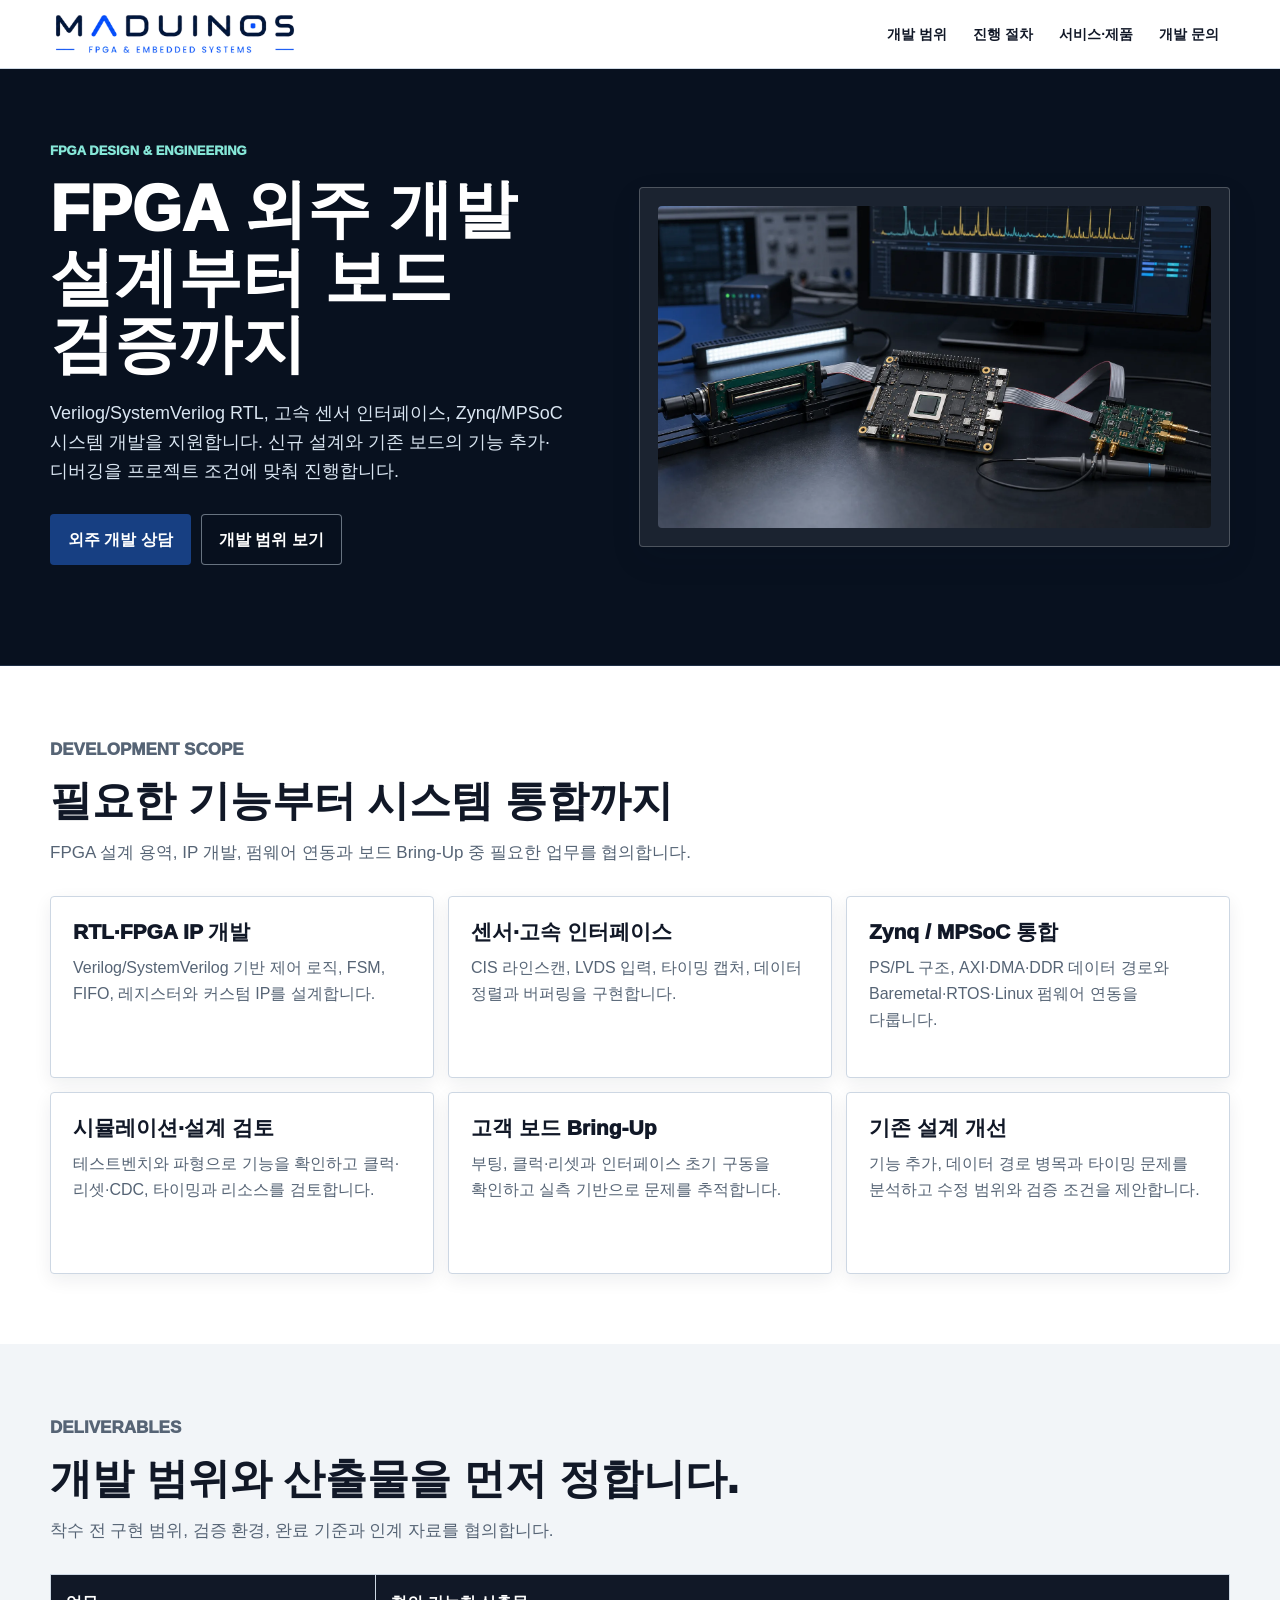
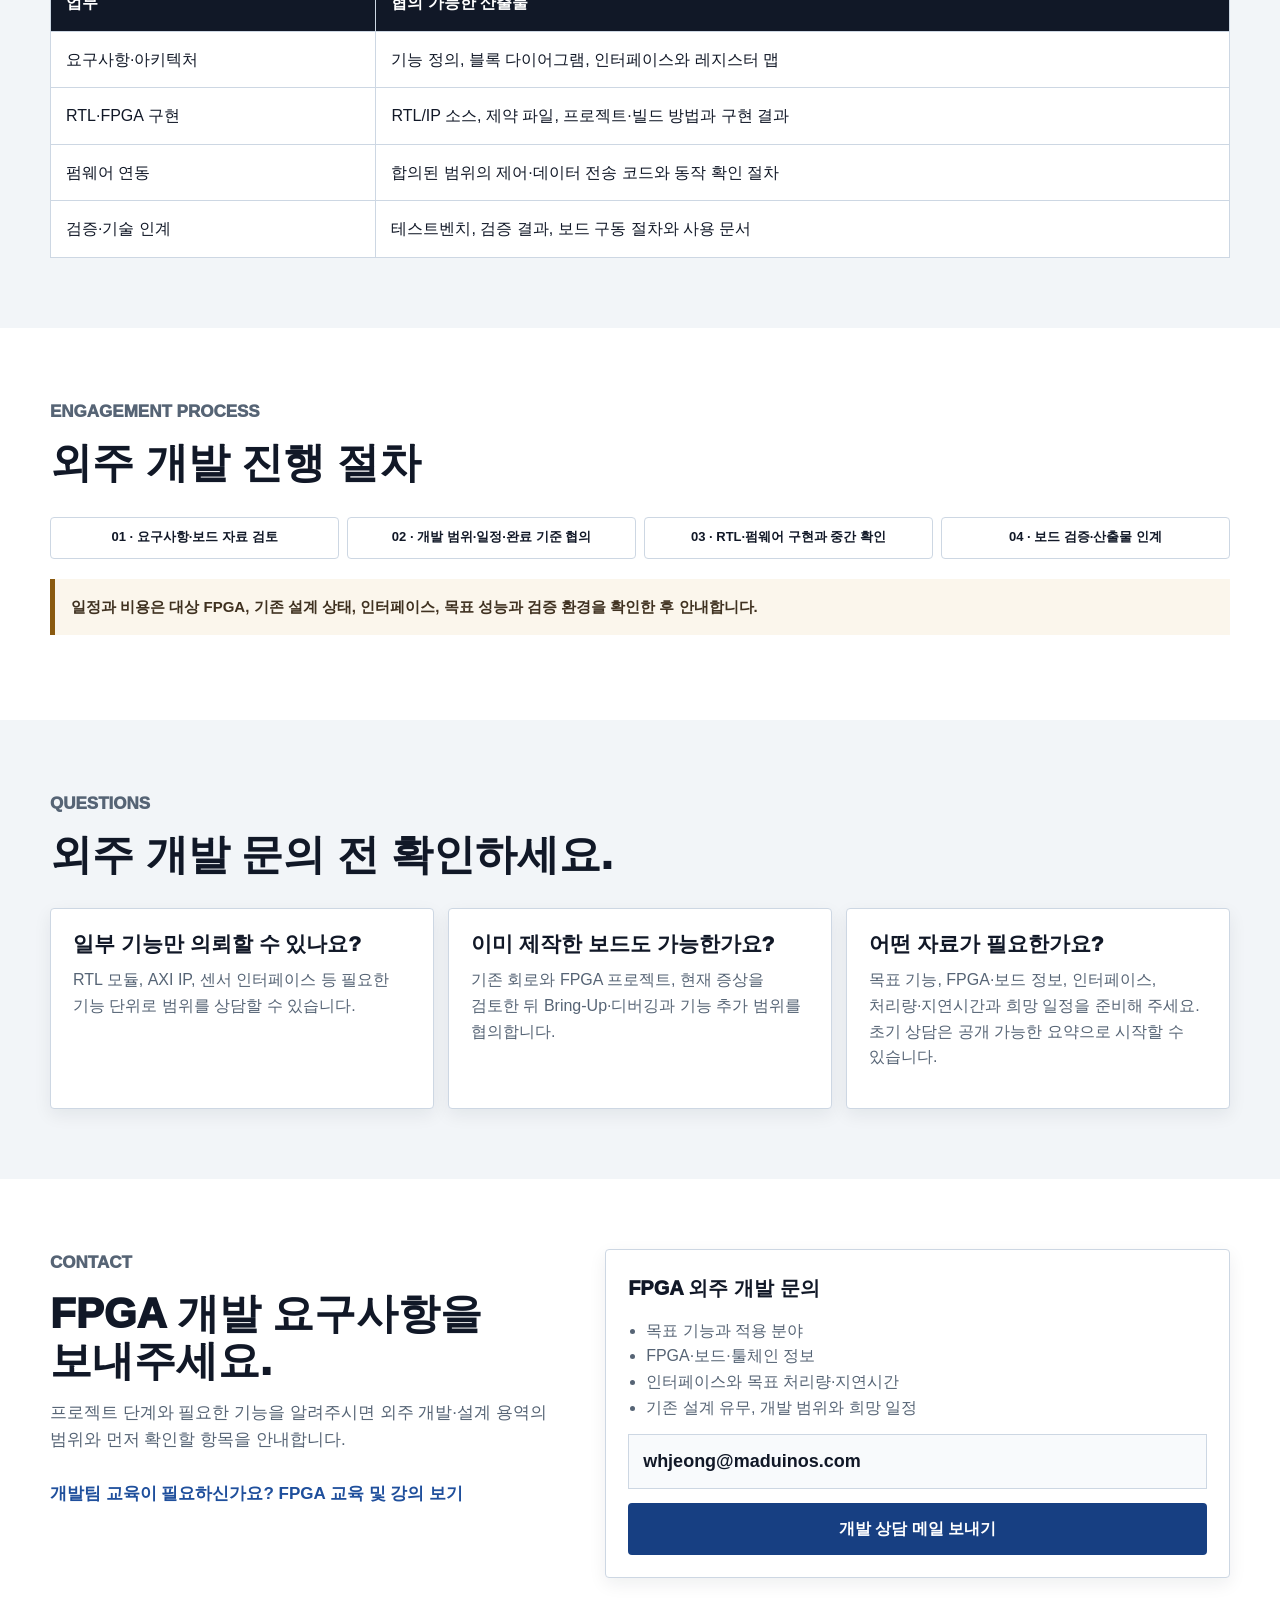
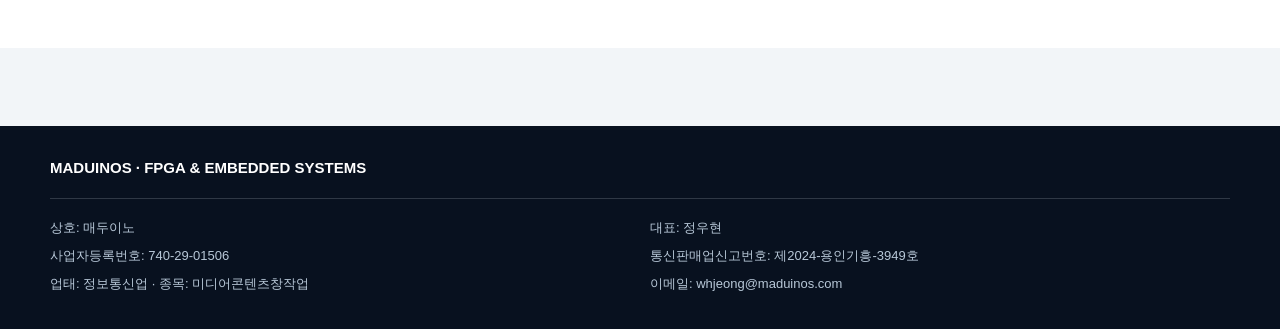
<file: pages/fpga-outsourcing.html>
<!doctype html>
<html lang="ko">
<head>
  <meta charset="utf-8">
  <meta name="viewport" content="width=device-width, initial-scale=1">
  <meta name="description" content="FPGA 외주 개발·설계 용역 전문 MADUINOS. Verilog/SystemVerilog RTL, Zynq/MPSoC, AXI·DMA·DDR, LVDS 센서 인터페이스와 고객 보드 Bring-Up·검증 범위를 상담하세요.">
  <title>FPGA 외주 개발 · RTL 설계·Zynq/MPSoC | MADUINOS</title>
  <link rel="canonical" href="https://maduinos.com/pages/fpga-outsourcing.html">
  <meta property="og:title" content="FPGA 외주 개발 · RTL 설계·Zynq/MPSoC | MADUINOS">
  <meta property="og:description" content="FPGA 설계 용역부터 Zynq/MPSoC 통합, 센서 인터페이스 구현, 보드 Bring-Up과 검증까지 프로젝트 조건에 맞춰 개발합니다.">
  <meta property="og:type" content="website">
  <meta property="og:url" content="https://maduinos.com/pages/fpga-outsourcing.html">
  <meta property="og:image" content="https://maduinos.com/assets/og-home.jpg">
  <meta property="og:image:width" content="1200">
  <meta property="og:image:height" content="630">
  <meta name="twitter:card" content="summary_large_image">
  <link rel="icon" href="../favicon.ico" sizes="any">
  <link rel="icon" type="image/png" href="../assets/favicon-32.png" sizes="32x32">
  <link rel="apple-touch-icon" href="../assets/apple-touch-icon.png">
  <link rel="stylesheet" href="../assets/maduinos-biz.css">
  <script type="application/ld+json">
{
  "@context": "https://schema.org",
  "@graph": [
    {
      "@type": "WebPage",
      "@id": "https://maduinos.com/pages/fpga-outsourcing.html#webpage",
      "url": "https://maduinos.com/pages/fpga-outsourcing.html",
      "name": "FPGA 외주 개발 · RTL 설계·Zynq/MPSoC | MADUINOS",
      "inLanguage": "ko",
      "description": "FPGA 외주 개발과 설계 용역의 개발 범위, 산출물, 진행 절차와 문의 안내.",
      "mainEntity": {
        "@id": "https://maduinos.com/pages/fpga-outsourcing.html#service"
      },
      "breadcrumb": {
        "@id": "https://maduinos.com/pages/fpga-outsourcing.html#breadcrumb"
      }
    },
    {
      "@type": "Service",
      "@id": "https://maduinos.com/pages/fpga-outsourcing.html#service",
      "name": "FPGA 외주 개발",
      "serviceType": "FPGA 설계 용역 및 임베디드 시스템 개발",
      "url": "https://maduinos.com/pages/fpga-outsourcing.html",
      "description": "Verilog/SystemVerilog RTL 설계, Zynq/MPSoC 통합, AXI·DMA·DDR 데이터 경로, LVDS 센서 인터페이스 구현과 고객 보드 Bring-Up·검증.",
      "provider": {
        "@type": "Organization",
        "@id": "https://maduinos.com/#organization",
        "name": "MADUINOS",
        "url": "https://maduinos.com/"
      }
    },
    {
      "@type": "BreadcrumbList",
      "@id": "https://maduinos.com/pages/fpga-outsourcing.html#breadcrumb",
      "itemListElement": [
        {
          "@type": "ListItem",
          "position": 1,
          "name": "MADUINOS",
          "item": "https://maduinos.com/"
        },
        {
          "@type": "ListItem",
          "position": 2,
          "name": "FPGA 외주 개발",
          "item": "https://maduinos.com/pages/fpga-outsourcing.html"
        }
      ]
    }
  ]
}
  </script>
</head>
<body>
  <a class="skip-link" href="#main-content">본문으로 바로가기</a>
<header class="site-header">
    <div class="shell nav-row">
      <a class="brand" href="../index.html" aria-label="MADUINOS 홈">
        <img class="brand-logo" src="../assets/maduinos_wordmark_reference_clean.png" alt="MADUINOS" width="760" height="139">
      </a>
      <nav class="nav-links" aria-label="주요 섹션">
        <a href="#scope">개발 범위</a>
        <a href="#process">진행 절차</a>
        <a href="../index.html#products">서비스·제품</a>
        <a href="#contact">개발 문의</a>
      </nav>
    </div>
  </header>

  <header class="detail-hero detail-hero-media">
    <div class="shell detail-hero-grid">
      <div>
        <p class="eyebrow">FPGA Design &amp; Engineering</p>
        <h1>FPGA 외주 개발<br>설계부터 보드 검증까지</h1>
        <p class="lead">Verilog/SystemVerilog RTL, 고속 센서 인터페이스, Zynq/MPSoC 시스템 개발을 지원합니다. 신규 설계와 기존 보드의 기능 추가·디버깅을 프로젝트 조건에 맞춰 진행합니다.</p>
        <div class="hero-actions">
          <a class="button" href="#contact">외주 개발 상담</a>
          <a class="button secondary" href="#scope">개발 범위 보기</a>
        </div>
      </div>
      <div class="image-frame dark">
        <img src="../assets/tdc-cis-lab-system.webp" alt="FPGA 보드와 고속 센서 인터페이스 개발·검증 환경" width="1644" height="957" fetchpriority="high">
      </div>
    </div>
  </header>

  <main class="detail-main" id="main-content">
    <section class="detail-section" id="scope">
      <div class="shell">
        <div class="section-head">
          <p class="eyebrow">Development Scope</p>
          <h2>필요한 기능부터 시스템 통합까지</h2>
          <p>FPGA 설계 용역, IP 개발, 펌웨어 연동과 보드 Bring-Up 중 필요한 업무를 협의합니다.</p>
        </div>
        <div class="outcome-grid">
          <article class="outcome-card"><h3>RTL·FPGA IP 개발</h3><p>Verilog/SystemVerilog 기반 제어 로직, FSM, FIFO, 레지스터와 커스텀 IP를 설계합니다.</p></article>
          <article class="outcome-card"><h3>센서·고속 인터페이스</h3><p>CIS 라인스캔, LVDS 입력, 타이밍 캡처, 데이터 정렬과 버퍼링을 구현합니다.</p></article>
          <article class="outcome-card"><h3>Zynq / MPSoC 통합</h3><p>PS/PL 구조, AXI·DMA·DDR 데이터 경로와 Baremetal·RTOS·Linux 펌웨어 연동을 다룹니다.</p></article>
          <article class="outcome-card"><h3>시뮬레이션·설계 검토</h3><p>테스트벤치와 파형으로 기능을 확인하고 클럭·리셋·CDC, 타이밍과 리소스를 검토합니다.</p></article>
          <article class="outcome-card"><h3>고객 보드 Bring-Up</h3><p>부팅, 클럭·리셋과 인터페이스 초기 구동을 확인하고 실측 기반으로 문제를 추적합니다.</p></article>
          <article class="outcome-card"><h3>기존 설계 개선</h3><p>기능 추가, 데이터 경로 병목과 타이밍 문제를 분석하고 수정 범위와 검증 조건을 제안합니다.</p></article>
        </div>
      </div>
    </section>

    <section class="detail-section alt" id="deliverables">
      <div class="shell">
        <div class="section-head"><p class="eyebrow">Deliverables</p><h2>개발 범위와 산출물을 먼저 정합니다.</h2><p>착수 전 구현 범위, 검증 환경, 완료 기준과 인계 자료를 협의합니다.</p></div>
        <div class="table-wrap">
          <table class="spec-table">
            <thead><tr><th scope="col">업무</th><th scope="col">협의 가능한 산출물</th></tr></thead>
            <tbody>
              <tr><td>요구사항·아키텍처</td><td>기능 정의, 블록 다이어그램, 인터페이스와 레지스터 맵</td></tr>
              <tr><td>RTL·FPGA 구현</td><td>RTL/IP 소스, 제약 파일, 프로젝트·빌드 방법과 구현 결과</td></tr>
              <tr><td>펌웨어 연동</td><td>합의된 범위의 제어·데이터 전송 코드와 동작 확인 절차</td></tr>
              <tr><td>검증·기술 인계</td><td>테스트벤치, 검증 결과, 보드 구동 절차와 사용 문서</td></tr>
            </tbody>
          </table>
        </div>
      </div>
    </section>

    <section class="detail-section" id="process">
      <div class="shell">
        <div class="section-head"><p class="eyebrow">Engagement Process</p><h2>외주 개발 진행 절차</h2></div>
        <div class="check-grid">
          <span>01 · 요구사항·보드 자료 검토</span>
          <span>02 · 개발 범위·일정·완료 기준 협의</span>
          <span>03 · RTL·펌웨어 구현과 중간 확인</span>
          <span>04 · 보드 검증·산출물 인계</span>
        </div>
        <p class="claim-note">일정과 비용은 대상 FPGA, 기존 설계 상태, 인터페이스, 목표 성능과 검증 환경을 확인한 후 안내합니다.</p>
      </div>
    </section>

    <section class="detail-section alt" id="questions">
      <div class="shell">
        <div class="section-head"><p class="eyebrow">Questions</p><h2>외주 개발 문의 전 확인하세요.</h2></div>
        <div class="outcome-grid">
          <article class="outcome-card"><h3>일부 기능만 의뢰할 수 있나요?</h3><p>RTL 모듈, AXI IP, 센서 인터페이스 등 필요한 기능 단위로 범위를 상담할 수 있습니다.</p></article>
          <article class="outcome-card"><h3>이미 제작한 보드도 가능한가요?</h3><p>기존 회로와 FPGA 프로젝트, 현재 증상을 검토한 뒤 Bring-Up·디버깅과 기능 추가 범위를 협의합니다.</p></article>
          <article class="outcome-card"><h3>어떤 자료가 필요한가요?</h3><p>목표 기능, FPGA·보드 정보, 인터페이스, 처리량·지연시간과 희망 일정을 준비해 주세요. 초기 상담은 공개 가능한 요약으로 시작할 수 있습니다.</p></article>
        </div>
      </div>
    </section>

    <section class="detail-section" id="contact">
      <div class="shell contact-layout">
        <div>
          <p class="eyebrow">Contact</p>
          <h2>FPGA 개발 요구사항을 보내주세요.</h2>
          <p>프로젝트 단계와 필요한 기능을 알려주시면 외주 개발·설계 용역의 범위와 먼저 확인할 항목을 안내합니다.</p>
          <p><a class="text-link" href="fpga-education-consulting.html">개발팀 교육이 필요하신가요? FPGA 교육 및 강의 보기</a></p>
        </div>
        <div class="contact-card">
          <strong>FPGA 외주 개발 문의</strong>
          <ul class="list">
            <li>목표 기능과 적용 분야</li>
            <li>FPGA·보드·툴체인 정보</li>
            <li>인터페이스와 목표 처리량·지연시간</li>
            <li>기존 설계 유무, 개발 범위와 희망 일정</li>
          </ul>
          <div class="email-line">whjeong@maduinos.com</div>
          <a class="button" href="mailto:whjeong@maduinos.com?subject=MADUINOS%20FPGA%20외주%20개발%20문의">개발 상담 메일 보내기</a>
        </div>
      </div>
    </section>
  </main>

  <footer class="site-footer">
    <div class="shell footer-stack">
      <div class="footer-row">
        <div class="footer-brand">MADUINOS · FPGA & EMBEDDED SYSTEMS</div>
      </div>
      <address class="business-info" aria-label="사업자 정보">
        <span>상호: 매두이노</span>
        <span>대표: 정우현</span>
        <span>사업자등록번호: 740-29-01506</span>
        <span>통신판매업신고번호: 제2024-용인기흥-3949호</span>
        <span>업태: 정보통신업 · 종목: 미디어콘텐츠창작업</span>
        <span>이메일: whjeong@maduinos.com</span>
      </address>
    </div>
  </footer>
</body>
</html>
</file>
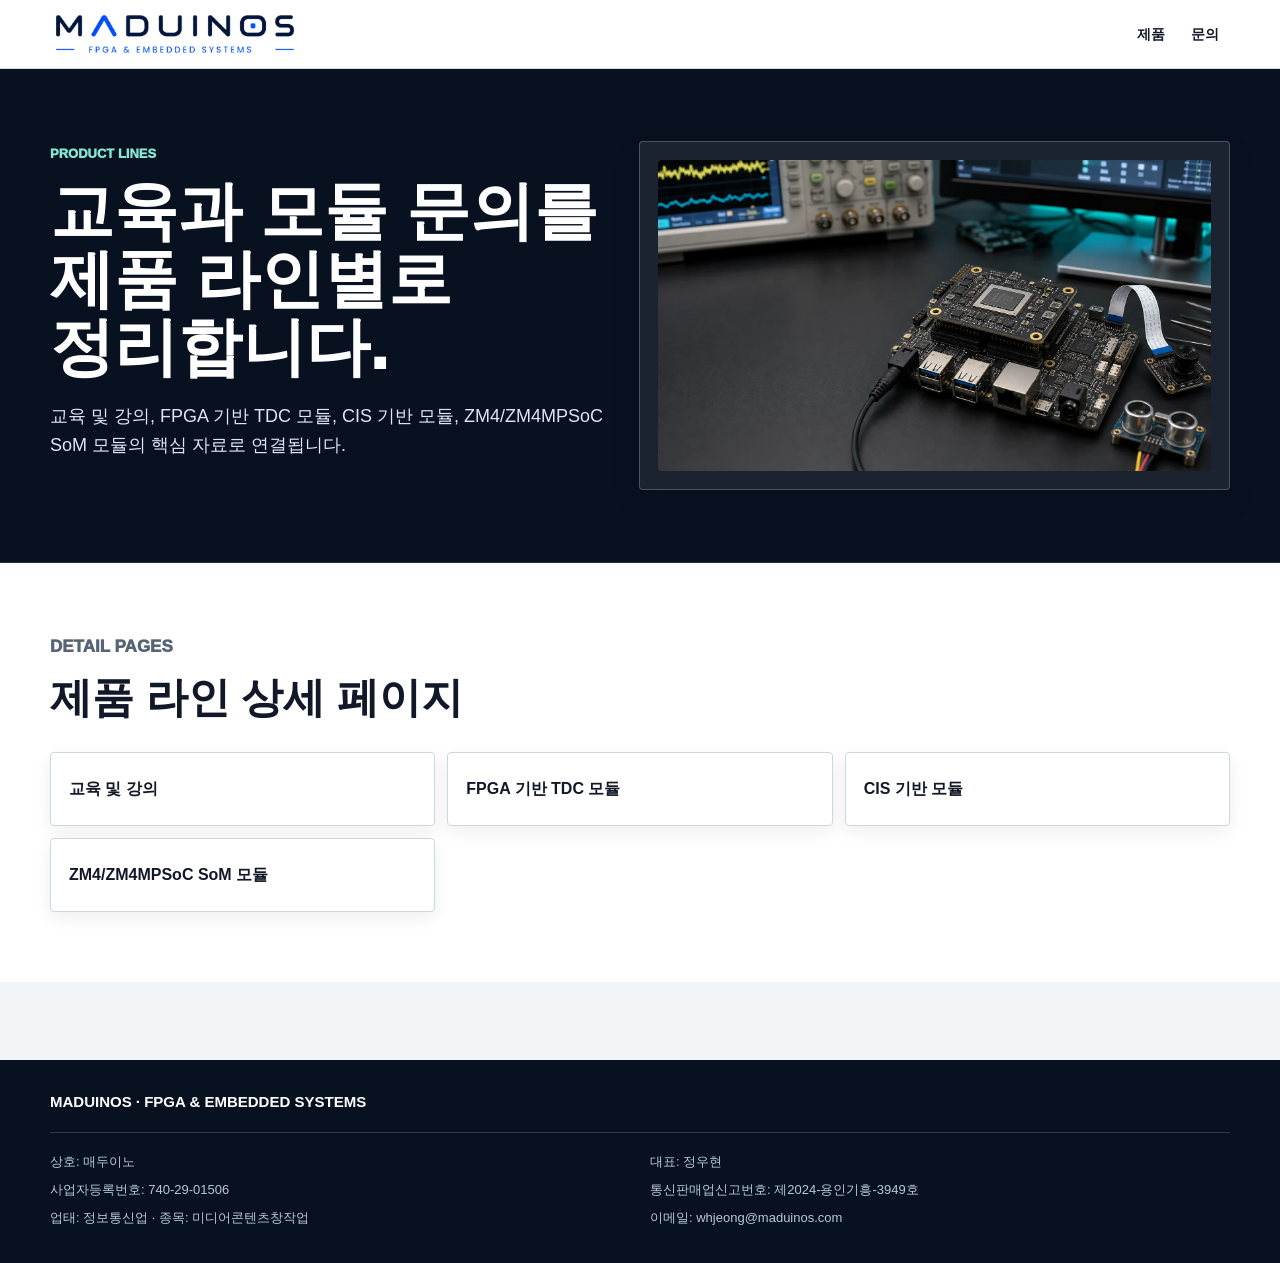
<file: pages/fpga-product-poc.html>
<!doctype html>
<html lang="ko">
<head>
  <meta charset="utf-8">
  <meta name="viewport" content="width=device-width, initial-scale=1">
  <meta name="description" content="MADUINOS 제품 적용 문의 안내 페이지입니다. 교육 및 강의, TDC 모듈, CIS 모듈, ZM4/ZM4MPSoC SoM 상세로 이동할 수 있습니다.">
  <title>MADUINOS | Product Application Inquiry</title>
  <meta name="robots" content="noindex, follow">
  <link rel="icon" href="../favicon.ico" sizes="any">
  <link rel="icon" type="image/png" href="../assets/favicon-32.png" sizes="32x32">
  <link rel="apple-touch-icon" href="../assets/apple-touch-icon.png">
  <link rel="stylesheet" href="../assets/maduinos-biz.css">
</head>
<body>
  <a class="skip-link" href="#main-content">본문으로 바로가기</a>
<header class="site-header">
    <div class="shell nav-row">
      <span class="brand">
        <img class="brand-logo" src="../assets/maduinos_wordmark_reference_clean.png" alt="MADUINOS" width="760" height="139">
      </span>
      <nav class="nav-links" aria-label="주요 섹션">
        <a href="../index.html#products">제품</a>
        <a href="../index.html#contact">문의</a>
      </nav>
    </div>
  </header>

  <header class="detail-hero detail-hero-media">
    <div class="shell detail-hero-grid">
      <div>
        <p class="eyebrow">Product Lines</p>
        <h1>
          <span class="keep">교육과 모듈 문의를</span><br>
          <span class="keep">제품 라인별로</span><br>
          <span class="keep">정리합니다.</span>
        </h1>
        <p class="lead">
          교육 및 강의, FPGA 기반 TDC 모듈, CIS 기반 모듈,
          ZM4/ZM4MPSoC SoM 모듈의 핵심 자료로 연결됩니다.
        </p>
      </div>
      <div class="image-frame dark">
        <img src="../assets/edge-ai-carrier-lab.webp" alt="FPGA module application board and sensor setup" width="1672" height="941">
      </div>
    </div>
  </header>

  <main class="detail-main" id="main-content">
    <section class="detail-section">
      <div class="shell">
        <div class="section-head">
          <p class="eyebrow">Detail Pages</p>
          <h2>제품 라인 상세 페이지</h2>
        </div>
        <div class="page-link-grid">
          <a href="fpga-education-consulting.html">교육 및 강의</a>
          <a href="tdc-module.html">FPGA 기반 TDC 모듈</a>
          <a href="cis-module.html">CIS 기반 모듈</a>
          <a href="zm4-module.html">ZM4/ZM4MPSoC SoM 모듈</a>
        </div>
      </div>
    </section>
  </main>
  <footer class="site-footer">
    <div class="shell footer-stack">
      <div class="footer-row">
        <div class="footer-brand">MADUINOS · FPGA & EMBEDDED SYSTEMS</div>
      </div>
      <address class="business-info" aria-label="사업자 정보">
        <span>상호: 매두이노</span>
        <span>대표: 정우현</span>
        <span>사업자등록번호: 740-29-01506</span>
        <span>통신판매업신고번호: 제2024-용인기흥-3949호</span>
        <span>업태: 정보통신업 · 종목: 미디어콘텐츠창작업</span>
        <span>이메일: whjeong@maduinos.com</span>
      </address>
    </div>
  </footer>
</body>
</html>
</file>
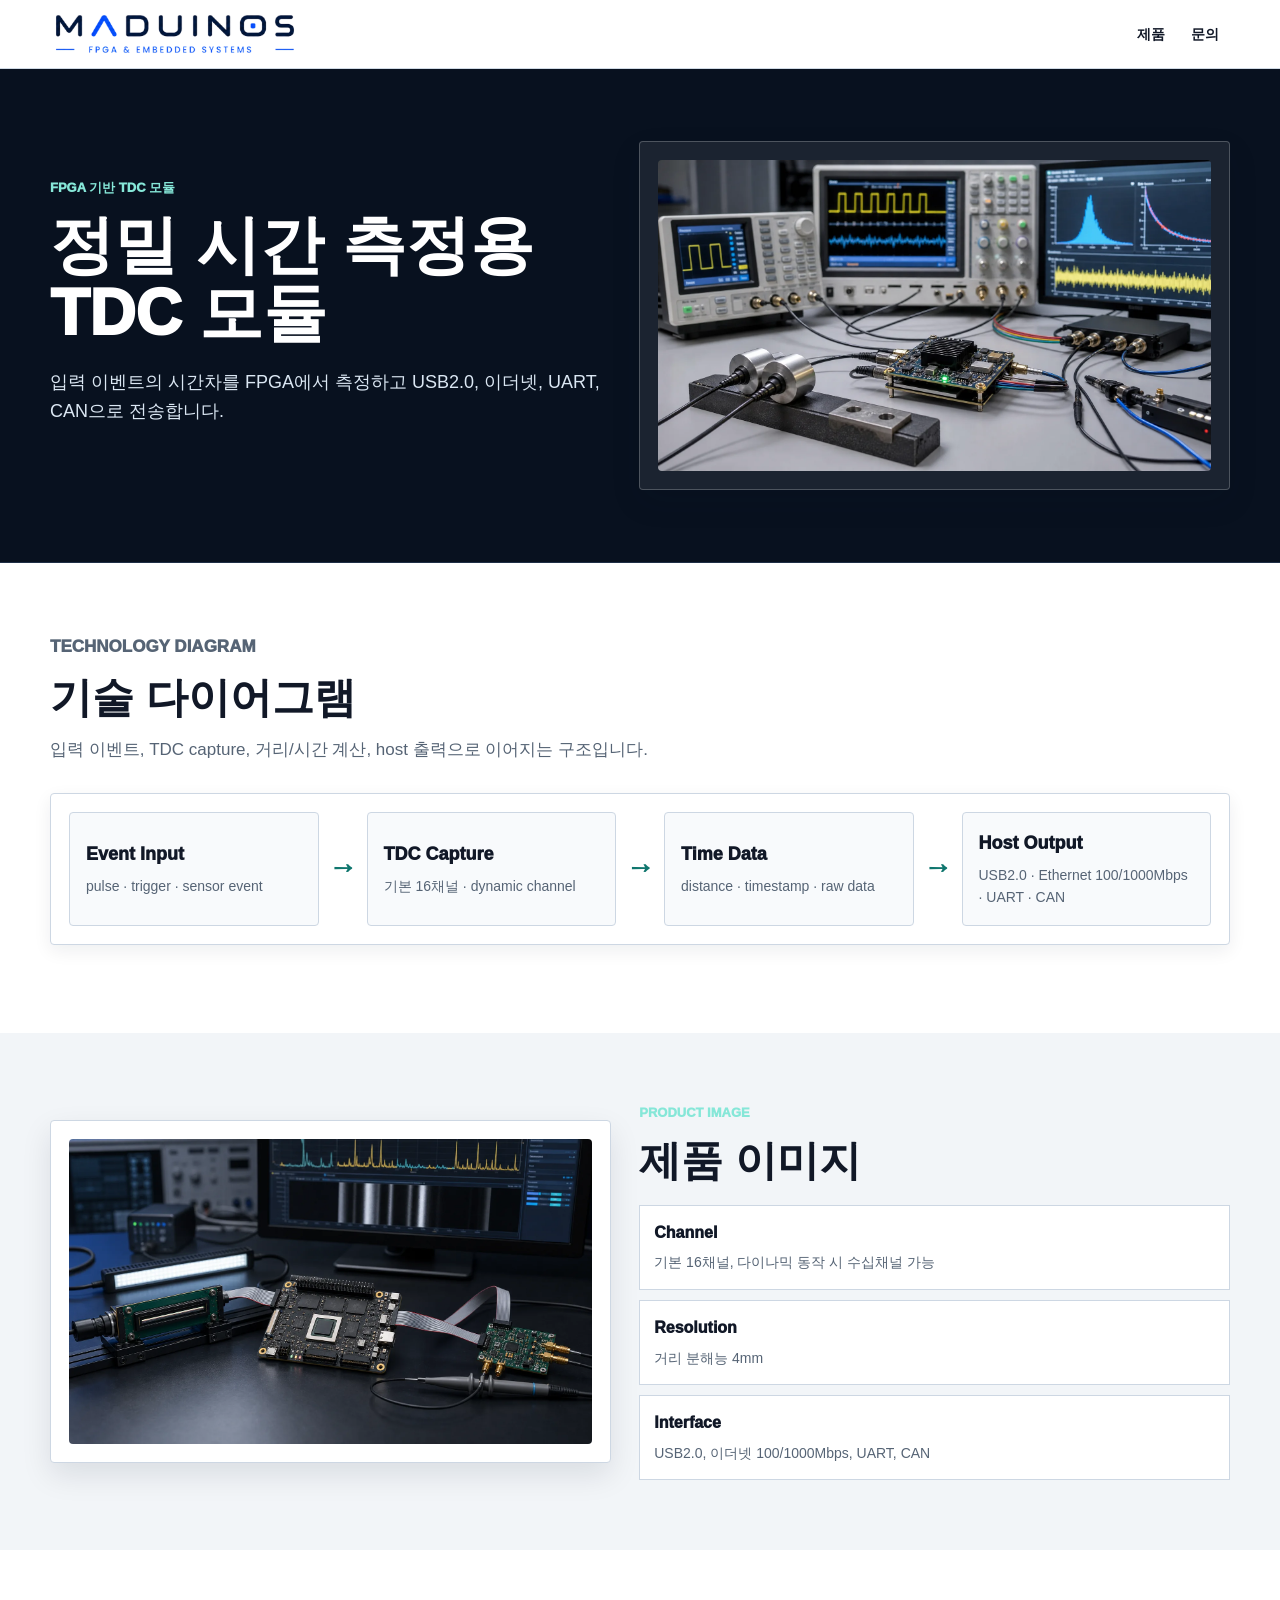
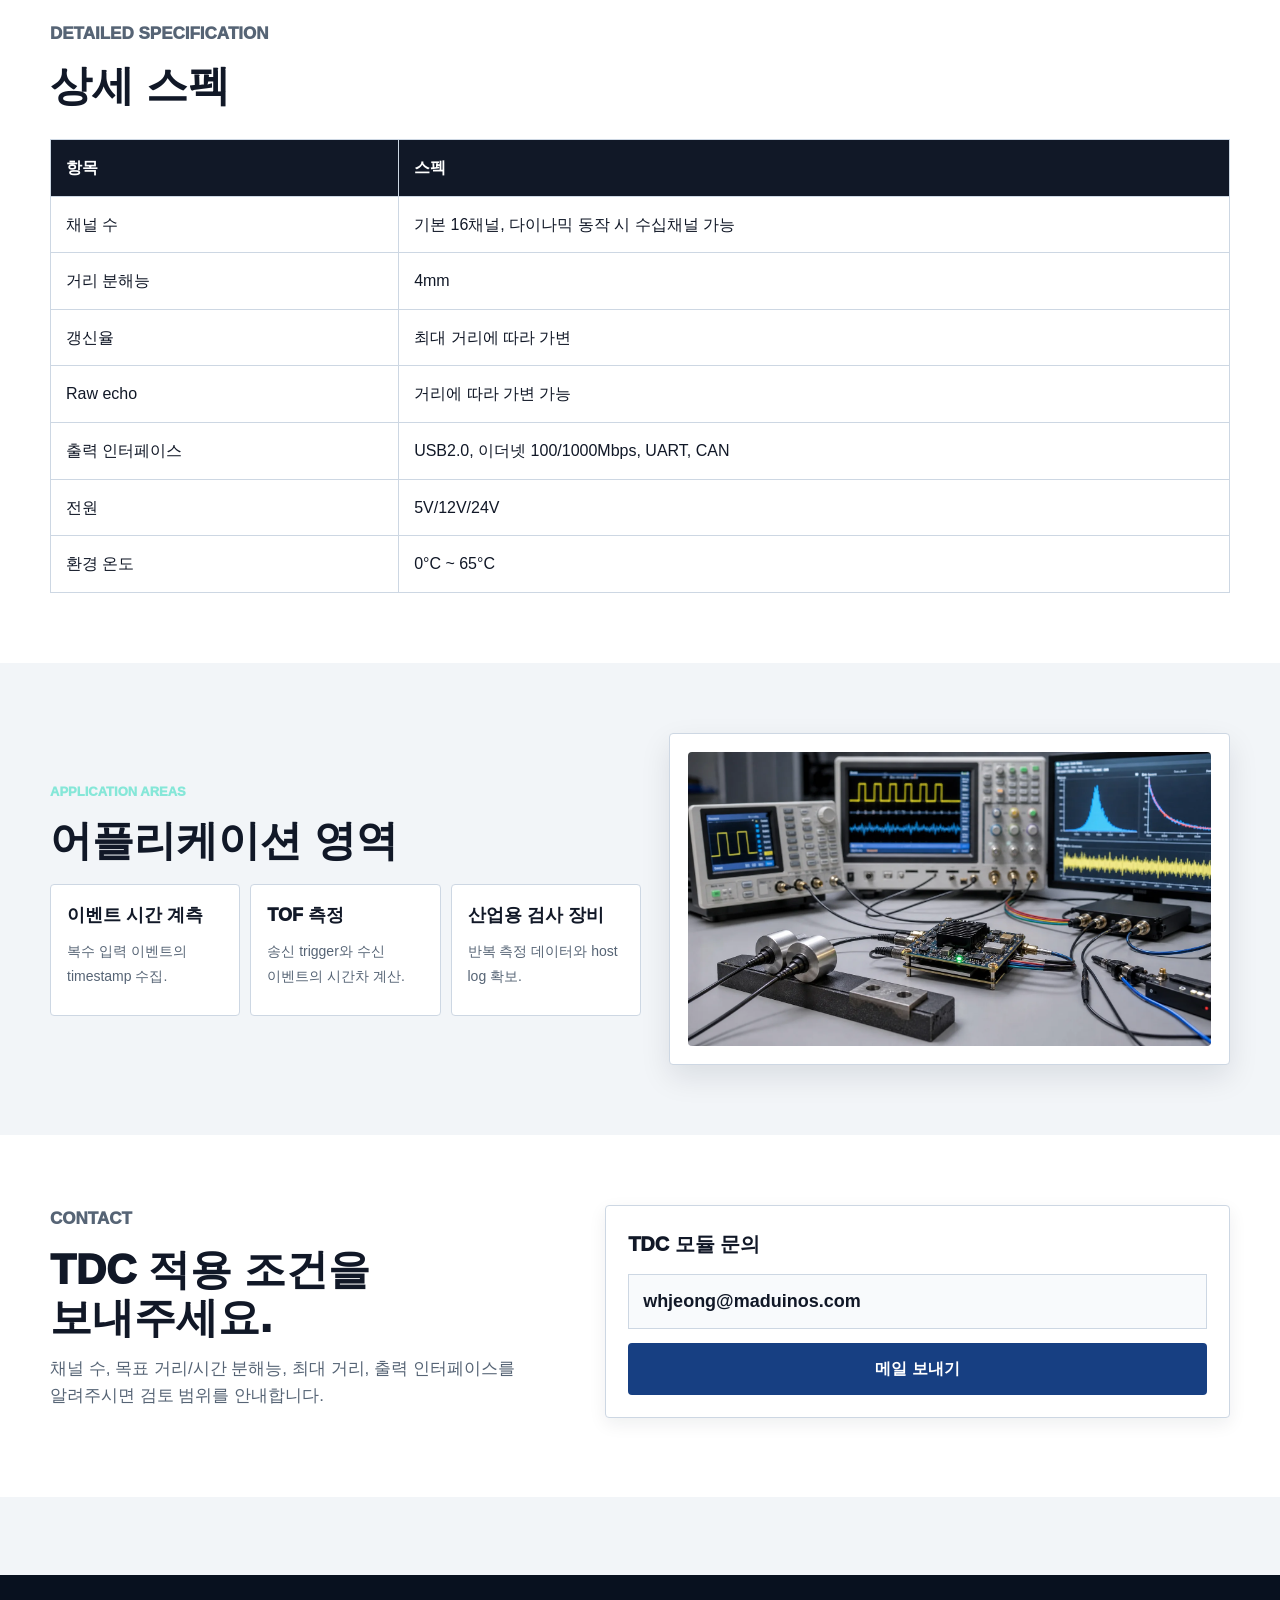
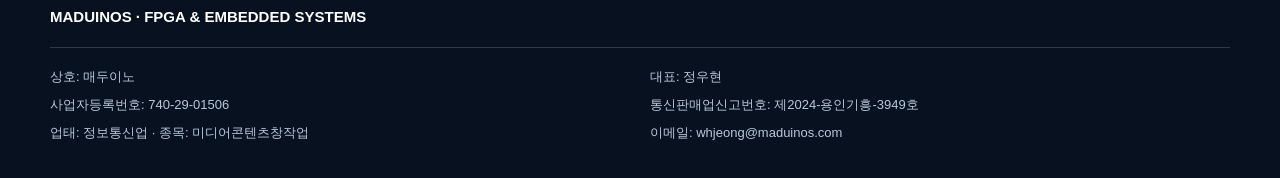
<file: pages/tdc-module.html>
<!doctype html>
<html lang="ko">
<head>
  <meta charset="utf-8">
  <meta name="viewport" content="width=device-width, initial-scale=1">
  <meta name="description" content="MADUINOS FPGA 기반 TDC 모듈 상세 페이지입니다. 기본 16채널, 다이나믹 동작 시 수십채널 가능, USB2.0, 이더넷 100/1000Mbps, UART, CAN, 5V/12V/24V 전원 스펙을 제공합니다.">
  <title>MADUINOS | FPGA TDC Module</title>
  <link rel="canonical" href="https://maduinos.com/pages/tdc-module.html">
  <meta property="og:title" content="MADUINOS | FPGA 기반 TDC 모듈">
  <meta property="og:description" content="기본 16채널, 다이나믹 동작 시 수십채널 가능, 거리 분해능 4mm. USB2.0, 이더넷 100/1000Mbps, UART, CAN 출력.">
  <meta property="og:type" content="website">
  <meta property="og:url" content="https://maduinos.com/pages/tdc-module.html">
  <meta property="og:image" content="https://maduinos.com/assets/og-tdc.jpg">
  <meta property="og:image:width" content="1200">
  <meta property="og:image:height" content="630">
  <meta name="twitter:card" content="summary_large_image">
  <link rel="icon" href="../favicon.ico" sizes="any">
  <link rel="icon" type="image/png" href="../assets/favicon-32.png" sizes="32x32">
  <link rel="apple-touch-icon" href="../assets/apple-touch-icon.png">
  <link rel="stylesheet" href="../assets/maduinos-biz.css">
</head>
<body>
  <a class="skip-link" href="#main-content">본문으로 바로가기</a>
<header class="site-header">
    <div class="shell nav-row">
      <span class="brand">
        <img class="brand-logo" src="../assets/maduinos_wordmark_reference_clean.png" alt="MADUINOS" width="760" height="139">
      </span>
      <nav class="nav-links" aria-label="주요 섹션">
        <a href="../index.html#products">제품</a>
        <a href="../index.html#contact">문의</a>
      </nav>
    </div>
  </header>

  <header class="detail-hero detail-hero-media">
    <div class="shell detail-hero-grid">
      <div>
        <p class="eyebrow">FPGA 기반 TDC 모듈</p>
        <h1>
          <span class="keep">정밀 시간 측정용</span><br>
          <span class="keep">TDC 모듈</span>
        </h1>
        <p class="lead">
          입력 이벤트의 시간차를 FPGA에서 측정하고 USB2.0, 이더넷, UART, CAN으로 전송합니다.
        </p>
      </div>
      <div class="image-frame dark">
        <img src="../assets/tdc-timing-applications.webp" alt="FPGA TDC timing module product image with pulse timing instruments" width="1672" height="941" fetchpriority="high">
      </div>
    </div>
  </header>

  <main class="detail-main" id="main-content">
    <section class="detail-section">
      <div class="shell">
        <div class="section-head">
          <p class="eyebrow">Technology Diagram</p>
          <h2>기술 다이어그램</h2>
          <p>입력 이벤트, TDC capture, 거리/시간 계산, host 출력으로 이어지는 구조입니다.</p>
        </div>
        <div class="diagram technology-flow" aria-label="FPGA TDC module technology diagram">
          <div class="flow-node"><strong>Event Input</strong><span>pulse · trigger · sensor event</span></div>
          <div class="flow-arrow">→</div>
          <div class="flow-node"><strong>TDC Capture</strong><span>기본 16채널 · dynamic channel</span></div>
          <div class="flow-arrow">→</div>
          <div class="flow-node"><strong>Time Data</strong><span>distance · timestamp · raw data</span></div>
          <div class="flow-arrow">→</div>
          <div class="flow-node"><strong>Host Output</strong><span>USB2.0 · Ethernet 100/1000Mbps · UART · CAN</span></div>
        </div>
      </div>
    </section>

    <section class="detail-section alt">
      <div class="shell split-media">
        <div class="image-frame">
          <img src="../assets/tdc-cis-lab-system.webp" alt="TDC module validation setup with FPGA board oscilloscope and timing data" width="1644" height="957" loading="lazy">
        </div>
        <div>
          <p class="eyebrow">Product Image</p>
          <h2>제품 이미지</h2>
          <div class="spec-list">
            <div><strong>Channel</strong><span>기본 16채널, 다이나믹 동작 시 수십채널 가능</span></div>
            <div><strong>Resolution</strong><span>거리 분해능 4mm</span></div>
            <div><strong>Interface</strong><span>USB2.0, 이더넷 100/1000Mbps, UART, CAN</span></div>
          </div>
        </div>
      </div>
    </section>

    <section class="detail-section">
      <div class="shell">
        <div class="section-head">
          <p class="eyebrow">Detailed Specification</p>
          <h2>상세 스펙</h2>
        </div>
        <div class="table-wrap">
          <table class="spec-table">
            <thead><tr><th>항목</th><th>스펙</th></tr></thead>
            <tbody>
              <tr><td>채널 수</td><td>기본 16채널, 다이나믹 동작 시 수십채널 가능</td></tr>
              <tr><td>거리 분해능</td><td>4mm</td></tr>
              <tr><td>갱신율</td><td>최대 거리에 따라 가변</td></tr>
              <tr><td>Raw echo</td><td>거리에 따라 가변 가능</td></tr>
              <tr><td>출력 인터페이스</td><td>USB2.0, 이더넷 100/1000Mbps, UART, CAN</td></tr>
              <tr><td>전원</td><td>5V/12V/24V</td></tr>
              <tr><td>환경 온도</td><td>0°C ~ 65°C</td></tr>
            </tbody>
          </table>
        </div>
      </div>
    </section>

    <section class="detail-section alt">
      <div class="shell split-media reverse">
        <div>
          <p class="eyebrow">Application Areas</p>
          <h2>어플리케이션 영역</h2>
          <div class="application-list">
            <div><strong>이벤트 시간 계측</strong><span>복수 입력 이벤트의 timestamp 수집.</span></div>
            <div><strong>TOF 측정</strong><span>송신 trigger와 수신 이벤트의 시간차 계산.</span></div>
            <div><strong>산업용 검사 장비</strong><span>반복 측정 데이터와 host log 확보.</span></div>
          </div>
        </div>
        <div class="image-frame">
          <img src="../assets/tdc-timing-applications.webp" alt="TDC timing module application image" width="1672" height="941" loading="lazy">
        </div>
      </div>
    </section>

    <section class="detail-section">
      <div class="shell contact-layout">
        <div>
          <p class="eyebrow">Contact</p>
          <h2>TDC 적용 조건을 보내주세요.</h2>
          <p>채널 수, 목표 거리/시간 분해능, 최대 거리, 출력 인터페이스를 알려주시면 검토 범위를 안내합니다.</p>
        </div>
        <div class="contact-card">
          <strong>TDC 모듈 문의</strong>
          <div class="email-line">whjeong@maduinos.com</div>
          <a class="button" href="mailto:whjeong@maduinos.com?subject=MADUINOS%20TDC%20Module%20문의">메일 보내기</a>
        </div>
      </div>
    </section>
  </main>

  <footer class="site-footer">
    <div class="shell footer-stack">
      <div class="footer-row">
        <div class="footer-brand">MADUINOS · FPGA & EMBEDDED SYSTEMS</div>
      </div>
      <address class="business-info" aria-label="사업자 정보">
        <span>상호: 매두이노</span>
        <span>대표: 정우현</span>
        <span>사업자등록번호: 740-29-01506</span>
        <span>통신판매업신고번호: 제2024-용인기흥-3949호</span>
        <span>업태: 정보통신업 · 종목: 미디어콘텐츠창작업</span>
        <span>이메일: whjeong@maduinos.com</span>
      </address>
    </div>
  </footer>
</body>
</html>
</file>
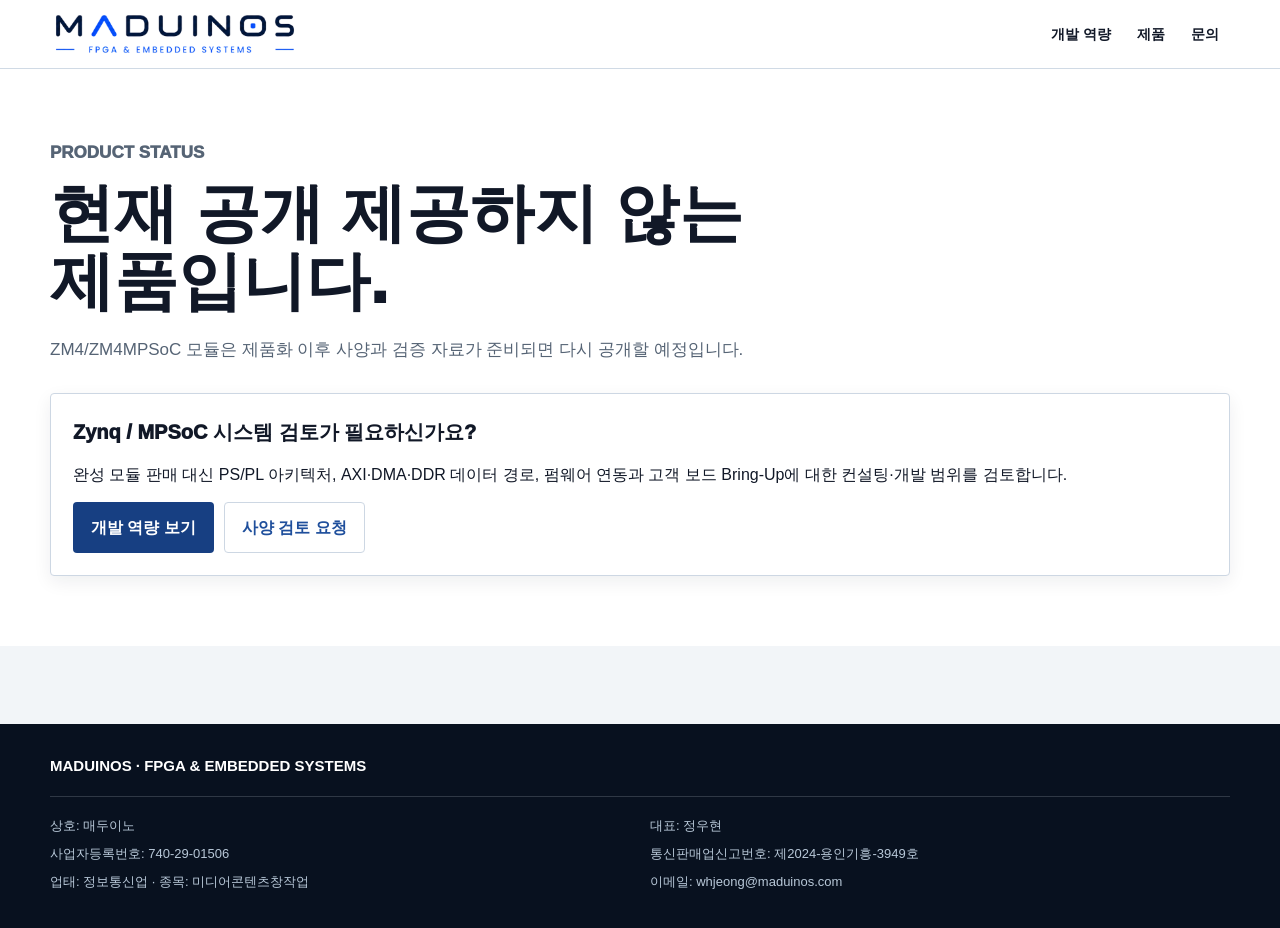
<file: pages/zm4-module.html>
<!doctype html>
<html lang="ko">
<head>
  <meta charset="utf-8">
  <meta name="viewport" content="width=device-width, initial-scale=1">
  <meta name="robots" content="noindex, nofollow">
  <meta name="description" content="ZM4/ZM4MPSoC 페이지는 현재 공개 제품 안내에서 제외되어 있습니다.">
  <title>MADUINOS | ZM4 Module</title>
  <link rel="canonical" href="https://maduinos.com/pages/zm4-module.html">
  <link rel="icon" href="../favicon.ico" sizes="any">
  <link rel="icon" type="image/png" href="../assets/favicon-32.png" sizes="32x32">
  <link rel="apple-touch-icon" href="../assets/apple-touch-icon.png">
  <link rel="stylesheet" href="../assets/maduinos-biz.css">
</head>
<body>
  <a class="skip-link" href="#main-content">본문으로 바로가기</a>
  <header class="site-header">
    <div class="shell nav-row">
      <a class="brand" href="../index.html">
        <img class="brand-logo" src="../assets/maduinos_wordmark_reference_clean.png" alt="MADUINOS" width="760" height="139">
      </a>
      <nav class="nav-links" aria-label="주요 이동">
        <a href="../index.html#services">개발 역량</a>
        <a href="../index.html#products">제품</a>
        <a href="../index.html#contact">문의</a>
      </nav>
    </div>
  </header>
  <main class="detail-main" id="main-content">
    <section class="detail-section">
      <div class="shell">
        <div class="section-head">
          <p class="eyebrow">Product Status</p>
          <h1>현재 공개 제공하지 않는 제품입니다.</h1>
          <p>ZM4/ZM4MPSoC 모듈은 제품화 이후 사양과 검증 자료가 준비되면 다시 공개할 예정입니다.</p>
        </div>
        <div class="contact-card">
          <strong>Zynq / MPSoC 시스템 검토가 필요하신가요?</strong>
          <p>완성 모듈 판매 대신 PS/PL 아키텍처, AXI·DMA·DDR 데이터 경로, 펌웨어 연동과 고객 보드 Bring-Up에 대한 컨설팅·개발 범위를 검토합니다.</p>
          <div class="contact-actions">
            <a class="button" href="../index.html#services">개발 역량 보기</a>
            <a class="button secondary" href="../index.html#contact">사양 검토 요청</a>
          </div>
        </div>
      </div>
    </section>
  </main>
  <footer class="site-footer">
    <div class="shell footer-stack">
      <div class="footer-row"><div class="footer-brand">MADUINOS · FPGA & EMBEDDED SYSTEMS</div></div>
      <address class="business-info" aria-label="사업자 정보">
        <span>상호: 매두이노</span>
        <span>대표: 정우현</span>
        <span>사업자등록번호: 740-29-01506</span>
        <span>통신판매업신고번호: 제2024-용인기흥-3949호</span>
        <span>업태: 정보통신업 · 종목: 미디어콘텐츠창작업</span>
        <span>이메일: whjeong@maduinos.com</span>
      </address>
    </div>
  </footer>
</body>
</html>
</file>
<file: assets/maduinos-biz.css>
:root {
  --ink: #111827;
  --muted: #566475;
  --line: #cdd7e3;
  --paper: #ffffff;
  --soft: #f2f5f8;
  --surface: #f8fafc;
  --navy: #08111f;
  --blue: #1f4f9c;
  --teal: #0f766e;
  --cyan: #036780;
  --green: #166534;
  --amber: #8a5a10;
  --violet: #554db8;
  --red: #bd2b1f;
  --shadow: 0 12px 30px rgba(14, 23, 38, 0.1);
  --shadow-sm: 0 6px 18px rgba(14, 23, 38, 0.07);
}

* { box-sizing: border-box; }
html { scroll-behavior: smooth; }

body {
  margin: 0;
  color: var(--ink);
  background: var(--soft);
  font-family: -apple-system, BlinkMacSystemFont, "Noto Sans KR", "Segoe UI", sans-serif;
  line-height: 1.6;
  letter-spacing: 0;
  word-break: keep-all;
  overflow-wrap: break-word;
}

a { color: var(--blue); text-decoration: none; }
a:hover { text-decoration: underline; }
img { display: block; max-width: 100%; height: auto; }

.shell {
  width: min(1180px, calc(100% - 32px));
  margin: 0 auto;
}

.site-header {
  position: sticky;
  top: 0;
  z-index: 30;
  border-bottom: 1px solid rgba(205, 215, 227, 0.92);
  background: rgba(255, 255, 255, 0.98);
  backdrop-filter: blur(10px);
}

.nav-row {
  min-height: 68px;
  display: flex;
  align-items: center;
  justify-content: space-between;
  gap: 24px;
}

.brand {
  display: inline-flex;
  align-items: center;
  color: var(--ink);
  text-decoration: none;
}

.brand:hover {
  text-decoration: none;
}

.brand img {
  width: 250px;
  max-width: 58vw;
}

.brand-logo {
  width: 380px;
  max-width: 82vw;
}

.nav-links {
  display: flex;
  align-items: center;
  gap: 4px;
  overflow-x: auto;
  overflow-y: hidden;
  white-space: nowrap;
  scrollbar-width: none;
  -ms-overflow-style: none;
}

.nav-links::-webkit-scrollbar {
  display: none;
}

.nav-links a {
  min-height: 40px;
  display: inline-flex;
  align-items: center;
  padding: 8px 11px;
  color: var(--ink);
  font-size: 14px;
  font-weight: 850;
}

.nav-links a:hover {
  background: #eef2f6;
  text-decoration: none;
}

.hero {
  position: relative;
  min-height: 760px;
  overflow: hidden;
  color: #fff;
  background: var(--navy);
}

.hero-bg {
  position: absolute;
  inset: 0;
  background-image:
    linear-gradient(90deg, rgba(8, 17, 31, 0.98) 0%, rgba(8, 17, 31, 0.92) 38%, rgba(8, 17, 31, 0.58) 76%),
    url("tdc-cis-lab-system.webp");
  background-size: cover;
  background-position: center;
}

.hero-grid {
  position: relative;
  min-height: 690px;
  display: grid;
  grid-template-columns: minmax(0, 0.98fr) minmax(360px, 0.82fr);
  gap: 46px;
  align-items: center;
  padding: 70px 0 60px;
}

.hero-copy {
  max-width: 760px;
}

.eyebrow {
  margin: 0 0 14px;
  color: #86e7d8;
  font-size: 13px;
  font-weight: 950;
  letter-spacing: 0;
  text-transform: uppercase;
}

h1, h2, h3, p { margin-top: 0; }

h1, h2, h3, p, li, td, th, span, a, button, label {
  word-break: keep-all;
  overflow-wrap: break-word;
}

.keep {
  display: inline-block;
}

h1 {
  margin-bottom: 20px;
  font-size: 64px;
  line-height: 1.06;
  font-weight: 950;
  letter-spacing: 0;
}

h2 {
  margin-bottom: 14px;
  font-size: 42px;
  line-height: 1.13;
  font-weight: 940;
  letter-spacing: 0;
}

h3 {
  margin-bottom: 10px;
  font-size: 21px;
  line-height: 1.25;
  font-weight: 920;
  letter-spacing: 0;
}

.lead {
  margin-bottom: 28px;
  color: #dbe7f3;
  font-size: 18px;
}

.hero-disciplines {
  display: flex;
  flex-wrap: wrap;
  gap: 0;
  max-width: 720px;
  margin: 0 0 24px;
  border-top: 1px solid rgba(219, 231, 243, 0.24);
  border-bottom: 1px solid rgba(219, 231, 243, 0.24);
}

.hero-disciplines span {
  min-height: 42px;
  display: inline-flex;
  align-items: center;
  padding: 8px 16px 8px 0;
  margin-right: 16px;
  color: #e6edf5;
  border-right: 1px solid rgba(219, 231, 243, 0.24);
  font-size: 13px;
  font-weight: 880;
}

.hero-note {
  max-width: 660px;
  margin-bottom: 18px;
  color: #b9e7df;
  font-size: 15px;
  font-weight: 800;
}

.hero-actions {
  display: flex;
  flex-wrap: wrap;
  gap: 10px;
  margin-bottom: 28px;
}

.button {
  display: inline-flex;
  align-items: center;
  justify-content: center;
  min-height: 46px;
  padding: 12px 17px;
  border: 1px solid transparent;
  border-radius: 4px;
  color: #fff;
  background: #173f82;
  font-weight: 900;
  cursor: pointer;
}

.button:hover {
  color: #fff;
  background: #102f66;
  text-decoration: none;
}

.button.secondary {
  background: rgba(8, 17, 31, 0.34);
  border-color: rgba(219, 231, 243, 0.46);
}

.hero-device {
  align-self: end;
  padding: 16px;
  border: 1px solid rgba(219, 231, 243, 0.2);
  background: rgba(8, 17, 31, 0.64);
  box-shadow: var(--shadow);
}

.hero-device img {
  width: 100%;
  aspect-ratio: 4 / 3;
  object-fit: cover;
}

.device-strip {
  display: grid;
  grid-template-columns: repeat(5, 1fr);
  gap: 7px;
  margin-top: 12px;
}

.device-strip button {
  min-height: 34px;
  border: 1px solid rgba(219, 231, 243, 0.16);
  color: #dbe7f3;
  background: rgba(8, 17, 31, 0.6);
  cursor: pointer;
  font-size: 12px;
  font-weight: 900;
}

.device-strip button:hover,
.device-strip button.is-active {
  color: #07111e;
  background: #b9e7df;
}

.section {
  padding: 78px 0;
}

.section.alt {
  background: #fff;
}

.section-head {
  max-width: 800px;
  margin-bottom: 30px;
}

.compact-head {
  max-width: 980px;
}

.section-head p,
.product-copy p,
.tech-panel p,
.contact-layout p {
  color: var(--muted);
  font-size: 17px;
}

.solution-grid {
  display: grid;
  grid-template-columns: repeat(3, minmax(0, 1fr));
  gap: 16px;
}

.business-map {
  border-bottom: 1px solid var(--line);
}

.business-flow {
  display: grid;
  grid-template-columns: minmax(0, 1fr) 36px minmax(0, 1fr) 36px minmax(0, 1fr);
  gap: 12px;
  align-items: stretch;
}

.business-card {
  min-height: 190px;
  padding: 22px;
  border: 1px solid var(--line);
  background: #fff;
  box-shadow: var(--shadow-sm);
}

.business-card span {
  display: inline-flex;
  margin-bottom: 12px;
  padding: 4px 8px;
  color: #fff;
  background: var(--ink);
  font-size: 12px;
  font-weight: 950;
  text-transform: uppercase;
}

.business-card strong {
  display: block;
  margin-bottom: 8px;
  font-size: 24px;
  line-height: 1.2;
  font-weight: 950;
}

.business-card p {
  margin-bottom: 0;
  color: var(--muted);
}

.business-output {
  border-color: rgba(15, 118, 110, 0.36);
  background: #f4fbfa;
}

.business-arrow {
  display: grid;
  place-items: center;
  color: var(--teal);
  font-size: 28px;
  font-weight: 950;
}

.solution-card,
.industry-card,
.contact-card,
.product-shot,
.capability,
.flow-card,
.page-link-grid a {
  border: 1px solid var(--line);
  border-radius: 4px;
  background: var(--paper);
  box-shadow: var(--shadow-sm);
}

.solution-card {
  min-height: 242px;
  padding: 22px;
}

.solution-card p,
.industry-card p {
  color: var(--muted);
}

.text-link {
  display: inline-flex;
  margin-top: 10px;
  color: var(--blue);
  font-weight: 900;
}

.solution-nav {
  display: grid;
  grid-template-columns: repeat(2, minmax(0, 1fr));
  gap: 12px;
  align-self: center;
}

.solution-nav a {
  min-height: 184px;
  display: grid;
  align-content: start;
  gap: 8px;
  padding: 20px;
  color: #fff;
  border: 1px solid rgba(219, 231, 243, 0.24);
  border-radius: 4px;
  background: rgba(8, 17, 31, 0.72);
  box-shadow: var(--shadow-sm);
}

.solution-nav a:hover {
  border-color: #86e7d8;
  background: rgba(16, 24, 39, 0.9);
  text-decoration: none;
}

.solution-nav span {
  color: #86e7d8;
  font-size: 12px;
  font-weight: 950;
  text-transform: uppercase;
}

.solution-nav strong {
  font-size: 20px;
  line-height: 1.22;
  font-weight: 950;
}

.solution-nav p {
  margin-bottom: 0;
  color: #dbe7f3;
  font-size: 14px;
}

.business-model-grid {
  display: grid;
  grid-template-columns: repeat(4, minmax(0, 1fr));
  gap: 14px;
}

.business-model-grid.product-card-grid {
  grid-template-columns: repeat(4, minmax(0, 1fr));
}

.business-model-card {
  min-height: 230px;
  display: grid;
  align-content: start;
  gap: 10px;
  padding: 20px;
  color: var(--ink);
  border: 1px solid var(--line);
  border-radius: 4px;
  background: #fff;
  box-shadow: var(--shadow-sm);
}

.business-model-card:hover {
  border-color: #9db8d8;
  text-decoration: none;
}

.business-model-card span {
  color: var(--teal);
  font-size: 12px;
  font-weight: 950;
  text-transform: uppercase;
}

.business-model-card strong {
  font-size: 22px;
  line-height: 1.2;
  font-weight: 950;
}

.business-model-card p {
  margin-bottom: 0;
  color: var(--muted);
}

.business-model-card em {
  margin-top: 6px;
  padding-top: 12px;
  border-top: 1px solid var(--line);
  color: var(--ink);
  font-size: 13px;
  font-style: normal;
  font-weight: 900;
}

.product-card-grid {
  display: grid;
  grid-template-columns: repeat(2, minmax(0, 1fr));
  gap: 16px;
}

.product-card {
  display: grid;
  grid-template-columns: minmax(190px, 0.62fr) minmax(0, 1fr);
  gap: 18px;
  min-height: 250px;
  padding: 16px;
  color: var(--ink);
  border: 1px solid var(--line);
  border-radius: 4px;
  background: #fff;
  box-shadow: var(--shadow-sm);
}

.product-card:hover {
  border-color: #9db8d8;
  text-decoration: none;
}

.product-card img {
  width: 100%;
  height: 100%;
  min-height: 210px;
  object-fit: cover;
  border-radius: 4px;
}

.product-card h3 {
  color: var(--ink);
}

.product-card p {
  margin-bottom: 0;
  color: var(--muted);
}

.product-card.education-card {
  grid-column: span 2;
}

.tag {
  display: inline-flex;
  align-items: center;
  min-height: 26px;
  margin-bottom: 12px;
  padding: 4px 8px;
  border: 1px solid var(--line);
  border-radius: 3px;
  color: var(--ink);
  background: var(--surface);
  font-size: 12px;
  font-weight: 950;
  text-transform: uppercase;
}

.tag.blue { color: var(--blue); background: #eef4ff; border-color: #c8d8f2; }
.tag.cyan { color: var(--cyan); background: #edf8fb; border-color: #bfdae2; }
.tag.amber { color: var(--amber); background: #fbf4e8; border-color: #e1c48d; }
.tag.violet { color: var(--violet); background: #f2f1fb; border-color: #d1cdf0; }
.tag.green { color: var(--green); background: #eef8f2; border-color: #bfdcc9; }

.product-line-grid {
  display: grid;
  grid-template-columns: repeat(4, minmax(0, 1fr));
  gap: 16px;
}

.product-line-card {
  min-height: 500px;
  display: grid;
  grid-template-rows: auto auto auto 1fr auto;
  gap: 0;
  padding: 16px;
  border: 1px solid var(--line);
  border-radius: 4px;
  background: #fff;
  box-shadow: var(--shadow-sm);
}

.product-line-card img {
  width: 100%;
  aspect-ratio: 16 / 9;
  object-fit: cover;
  margin-bottom: 16px;
  border-radius: 4px;
}

.product-line-card h3 {
  margin-bottom: 10px;
}

.product-line-card ul {
  margin: 0;
  padding-left: 18px;
  color: var(--muted);
  font-size: 14px;
}

.product-line-card .text-link {
  align-self: end;
}

.list {
  margin: 0;
  padding-left: 18px;
  color: var(--muted);
}

.product-layout {
  display: grid;
  grid-template-columns: minmax(0, 0.78fr) minmax(420px, 1fr);
  gap: 28px;
  align-items: center;
}

.spec-grid {
  display: grid;
  grid-template-columns: repeat(2, minmax(0, 1fr));
  gap: 10px;
  margin-top: 22px;
}

.spec-grid div {
  min-height: 92px;
  padding: 14px;
  border: 1px solid var(--line);
  background: #fff;
}

.spec-grid strong,
.capability strong {
  display: block;
  margin-bottom: 5px;
  font-weight: 950;
}

.spec-grid span,
.capability span {
  color: var(--muted);
  font-size: 14px;
}

.product-shot {
  padding: 18px;
}

.product-shot img {
  width: 100%;
  border-radius: 4px;
}

.claim-note {
  margin-top: 20px;
  padding: 16px;
  border-left: 5px solid var(--amber);
  color: #3f3120;
  background: #fbf6ec;
  font-size: 15px;
  font-weight: 760;
}

.capability-grid {
  display: grid;
  grid-template-columns: repeat(3, minmax(0, 1fr));
  gap: 14px;
}

.capability {
  min-height: 132px;
  padding: 18px;
}

.industry-grid {
  display: grid;
  grid-template-columns: repeat(4, minmax(0, 1fr));
  gap: 14px;
}

.technology-flow {
  display: grid;
  grid-template-columns: minmax(0, 1fr) auto minmax(0, 1fr) auto minmax(0, 1fr) auto minmax(0, 1fr);
  gap: 10px;
  align-items: stretch;
  padding: 18px;
  margin-bottom: 18px;
}

.technology-card-grid {
  margin-top: 16px;
}

.proof-panel {
  display: grid;
  grid-template-columns: minmax(0, 0.72fr) minmax(420px, 1fr);
  gap: 22px;
  align-items: start;
  margin-top: 22px;
  padding: 24px;
  border: 1px solid var(--line);
  border-radius: 4px;
  background: #f8fafc;
  box-shadow: var(--shadow-sm);
}

.proof-panel p {
  margin-bottom: 0;
  color: var(--muted);
}

.proof-grid {
  display: grid;
  grid-template-columns: repeat(3, minmax(0, 1fr));
  gap: 10px;
}

.proof-grid div {
  min-height: 126px;
  padding: 16px;
  border: 1px solid var(--line);
  border-radius: 4px;
  background: #fff;
}

.proof-grid strong {
  display: block;
  margin-bottom: 6px;
  font-weight: 950;
}

.proof-grid span {
  color: var(--muted);
  font-size: 14px;
}

.curriculum-grid,
.roadmap-grid {
  display: grid;
  grid-template-columns: repeat(4, minmax(0, 1fr));
  gap: 14px;
}

.curriculum-grid.detailed {
  grid-template-columns: repeat(5, minmax(0, 1fr));
}

.curriculum-grid article,
.roadmap-grid div,
.application-list div {
  min-height: 190px;
  padding: 20px;
  border: 1px solid var(--line);
  border-radius: 4px;
  background: #fff;
  box-shadow: var(--shadow-sm);
}

.curriculum-grid article span {
  display: inline-flex;
  margin-bottom: 12px;
  padding: 4px 8px;
  color: var(--blue);
  background: #eef4ff;
  border: 1px solid #c8d8f2;
  border-radius: 3px;
  font-size: 12px;
  font-weight: 950;
}

.curriculum-grid article p,
.roadmap-grid span,
.application-list span {
  margin-bottom: 0;
  color: var(--muted);
  font-size: 14px;
}

.roadmap-grid {
  grid-template-columns: repeat(5, minmax(0, 1fr));
}

.roadmap-grid div {
  min-height: 150px;
}

.roadmap-grid strong,
.application-list strong {
  display: block;
  margin-bottom: 8px;
  font-size: 18px;
  font-weight: 950;
}

.package-grid {
  display: grid;
  grid-template-columns: repeat(3, minmax(0, 1fr));
  gap: 14px;
  margin-top: 18px;
}

.package-card {
  min-height: 236px;
  padding: 20px;
  border: 1px solid var(--line);
  border-radius: 4px;
  background: #fff;
  box-shadow: var(--shadow-sm);
}

.package-card span {
  display: inline-flex;
  margin-bottom: 12px;
  padding: 4px 8px;
  color: var(--teal);
  background: #edf8f5;
  border: 1px solid #b9ded7;
  border-radius: 3px;
  font-size: 12px;
  font-weight: 950;
}

.package-card p {
  color: var(--muted);
}

.package-card strong {
  display: block;
  font-size: 14px;
  font-weight: 900;
}

.industry-layout {
  display: grid;
  grid-template-columns: minmax(280px, 0.58fr) minmax(420px, 1fr);
  gap: 24px;
  align-items: center;
}

.industry-copy {
  margin-bottom: 0;
}

.industry-visual img {
  width: 100%;
  border-radius: 4px;
  box-shadow: var(--shadow);
}

.industry-signal-map {
  display: grid;
  grid-template-columns: repeat(3, minmax(0, 1fr));
  gap: 8px;
  margin-top: 10px;
}

.industry-signal-map div,
.measurement-stack div {
  min-height: 88px;
  padding: 14px;
  border: 1px solid var(--line);
  background: #fff;
}

.industry-signal-map strong,
.measurement-stack strong {
  display: block;
  margin-bottom: 4px;
  font-weight: 950;
}

.industry-signal-map span,
.measurement-stack span {
  color: var(--muted);
  font-size: 13px;
}

.industry-layout .industry-grid {
  grid-column: 1 / -1;
}

.industry-card {
  min-height: 182px;
  padding: 20px;
}

.engagement-flow {
  display: grid;
  grid-template-columns: minmax(0, 1fr) 28px minmax(0, 1fr) 28px minmax(0, 1fr) 28px minmax(0, 1fr);
  gap: 10px;
  align-items: stretch;
}

.flow-card {
  min-height: 184px;
  padding: 20px;
}

.flow-card span {
  display: inline-grid;
  width: 38px;
  height: 38px;
  margin-bottom: 16px;
  place-items: center;
  color: #fff;
  background: var(--ink);
  font-size: 13px;
  font-weight: 950;
}

.flow-card strong {
  display: block;
  margin-bottom: 8px;
  font-size: 20px;
  font-weight: 950;
}

.flow-card p {
  margin-bottom: 0;
  color: var(--muted);
}

.flow-connector {
  display: grid;
  place-items: center;
  color: var(--teal);
  font-size: 28px;
  font-weight: 950;
}

.process-list {
  counter-reset: step;
  display: grid;
  gap: 12px;
}

.process-item {
  counter-increment: step;
  display: grid;
  grid-template-columns: 58px 1fr;
  gap: 14px;
  padding: 18px;
  border: 1px solid var(--line);
  background: #fff;
}

.process-item::before {
  content: counter(step, decimal-leading-zero);
  width: 48px;
  height: 48px;
  display: grid;
  place-items: center;
  color: #fff;
  background: var(--ink);
  font-weight: 950;
}

.process-item p {
  margin-bottom: 0;
  color: var(--muted);
}

.tech-panel {
  display: grid;
  grid-template-columns: minmax(0, 1fr) minmax(320px, 0.68fr);
  gap: 18px;
  align-items: center;
}

.measurement-stack {
  display: grid;
  gap: 10px;
}

.page-link-grid {
  display: grid;
  grid-template-columns: repeat(3, minmax(0, 1fr));
  gap: 12px;
}

.page-link-grid a {
  min-height: 74px;
  display: flex;
  align-items: center;
  padding: 18px;
  color: var(--ink);
  font-weight: 900;
}

.page-link-grid a:hover {
  color: var(--blue);
  text-decoration: none;
}

.contact-layout {
  display: grid;
  grid-template-columns: minmax(0, 0.85fr) minmax(420px, 1fr);
  gap: 24px;
  align-items: start;
}

.contact-card {
  display: grid;
  gap: 14px;
  padding: 22px;
}

.contact-card strong {
  font-size: 20px;
  font-weight: 950;
}

.contact-card p {
  margin-bottom: 0;
}

.contact-prep {
  display: grid;
  gap: 8px;
}

.contact-prep strong {
  font-size: 15px;
}

.contact-prep ul {
  margin: 0;
  padding-left: 18px;
  color: var(--muted);
  font-size: 14px;
}

.contact-actions {
  display: flex;
  flex-wrap: wrap;
  gap: 10px;
}

.contact-card .button.secondary {
  color: var(--blue);
  background: #fff;
  border-color: var(--line);
}

.contact-card .button.secondary:hover {
  color: #fff;
  background: var(--blue);
  border-color: var(--blue);
}

.email-line {
  padding: 12px 14px;
  border: 1px solid var(--line);
  background: #f8fafc;
  color: var(--ink);
  font-size: 18px;
  font-weight: 900;
  user-select: text;
}

.site-footer {
  padding: 30px 0 34px;
  color: #dbe7f3;
  background: var(--navy);
}

.footer-stack {
  display: flex;
  flex-direction: column;
  gap: 18px;
}

.footer-row {
  display: flex;
  justify-content: space-between;
  gap: 18px;
  align-items: center;
  padding-bottom: 18px;
  border-bottom: 1px solid rgba(219, 231, 243, 0.18);
}

.footer-brand {
  color: #fff;
  font-size: 15px;
  font-weight: 900;
}

.business-info {
  display: grid;
  grid-template-columns: repeat(2, minmax(0, 1fr));
  gap: 6px 20px;
  margin: 0;
  color: #b8c8d8;
  font-size: 13px;
  font-style: normal;
  line-height: 1.7;
}

.business-info span {
  min-width: 0;
}

.detail-hero {
  padding: 86px 0 50px;
  color: #fff;
  background: #08111f;
  border-bottom: 1px solid #1f2f46;
}

.detail-main {
  padding: 0 0 78px;
}

.detail-grid {
  display: grid;
  grid-template-columns: minmax(0, 0.8fr) minmax(0, 1.2fr);
  gap: 18px;
}

.detail-card {
  padding: 22px;
  border: 1px solid var(--line);
  border-radius: 4px;
  background: #fff;
}

.detail-hero-media {
  padding: 72px 0;
}

.detail-hero-grid,
.split-media {
  display: grid;
  grid-template-columns: minmax(0, 0.95fr) minmax(420px, 1fr);
  gap: 28px;
  align-items: center;
}

.split-media.reverse {
  grid-template-columns: minmax(0, 1fr) minmax(420px, 0.95fr);
}

.image-frame {
  padding: 18px;
  border: 1px solid var(--line);
  border-radius: 4px;
  background: #fff;
  box-shadow: var(--shadow);
}

.image-frame.dark {
  border-color: rgba(255, 255, 255, 0.22);
  background: rgba(255, 255, 255, 0.08);
}

.image-frame img {
  width: 100%;
  border-radius: 4px;
}

.image-frame.mascot {
  margin-top: 26px;
}

.image-frame.mascot img {
  max-height: 380px;
  width: auto;
  margin: 0 auto;
  display: block;
}

.split-media .page-link-grid {
  margin-top: 22px;
  grid-template-columns: repeat(2, minmax(0, 1fr));
}

.detail-section {
  padding: 70px 0;
  background: #fff;
}

.detail-section.alt {
  background: var(--soft);
}

.outcome-grid {
  display: grid;
  grid-template-columns: repeat(3, minmax(0, 1fr));
  gap: 14px;
}

.outcome-card {
  min-height: 182px;
  padding: 22px;
  border: 1px solid var(--line);
  border-radius: 4px;
  background: #fff;
  box-shadow: var(--shadow-sm);
}

.outcome-card p {
  color: var(--muted);
}

.diagram {
  border: 1px solid var(--line);
  border-radius: 4px;
  background: #fff;
  box-shadow: var(--shadow-sm);
}

.flow-diagram {
  display: grid;
  grid-template-columns: repeat(4, minmax(0, 1fr) auto) minmax(0, 1fr);
  gap: 10px;
  align-items: stretch;
  padding: 18px;
}

.module-diagram {
  display: grid;
  grid-template-columns: minmax(0, 1fr) auto minmax(0, 1fr) auto minmax(0, 1fr) auto minmax(0, 1fr);
  gap: 10px;
  align-items: stretch;
  padding: 18px;
}

.flow-node,
.diagram-core {
  min-height: 112px;
  display: grid;
  align-content: center;
  gap: 6px;
  padding: 16px;
  border: 1px solid var(--line);
  border-radius: 4px;
  background: var(--surface);
}

.diagram-core {
  color: #fff;
  border-color: #1f2f46;
  background: #101827;
}

.module-core {
  min-height: 132px;
}

.flow-node strong,
.diagram-core strong {
  font-size: 18px;
  font-weight: 950;
}

.flow-node span,
.diagram-core span {
  color: var(--muted);
  font-size: 14px;
}

.diagram-core span {
  color: #dff7f3;
}

.flow-arrow {
  display: grid;
  place-items: center;
  color: var(--teal);
  font-size: 28px;
  font-weight: 950;
}

.system-diagram {
  display: grid;
  grid-template-columns: minmax(0, 1fr) minmax(260px, 0.9fr) minmax(0, 1fr);
  gap: 14px;
  align-items: stretch;
  padding: 18px;
}

.diagram-column {
  display: grid;
  gap: 12px;
}

.spec-list {
  display: grid;
  gap: 10px;
  margin-top: 20px;
}

.spec-list div {
  min-height: 80px;
  padding: 14px;
  border: 1px solid var(--line);
  background: #fff;
}

.spec-list strong {
  display: block;
  margin-bottom: 4px;
  font-weight: 950;
}

.spec-list span {
  color: var(--muted);
  font-size: 14px;
}

.application-list {
  display: grid;
  grid-template-columns: repeat(3, minmax(0, 1fr));
  gap: 10px;
  margin-top: 20px;
}

.application-list div {
  min-height: 132px;
  padding: 16px;
  box-shadow: none;
}

.table-wrap {
  overflow-x: auto;
}

.spec-table {
  width: 100%;
  border-collapse: collapse;
  background: #fff;
  box-shadow: var(--shadow-sm);
}

.spec-table th,
.spec-table td {
  padding: 15px;
  border: 1px solid var(--line);
  text-align: left;
  vertical-align: top;
}

.spec-table th {
  color: #fff;
  background: var(--ink);
  font-weight: 920;
}

.check-grid {
  display: grid;
  grid-template-columns: repeat(4, minmax(0, 1fr));
  gap: 8px;
  margin-top: 20px;
}

.check-grid span {
  min-height: 42px;
  display: grid;
  place-items: center;
  padding: 8px;
  color: var(--ink);
  background: #fff;
  border: 1px solid var(--line);
  border-radius: 4px;
  font-size: 13px;
  font-weight: 880;
  text-align: center;
}

@media (max-width: 1000px) {
  h1 {
    font-size: 58px;
  }

  h2 {
    font-size: 40px;
  }

  .hero-grid,
  .product-layout,
  .industry-layout,
  .tech-panel,
  .contact-layout,
  .detail-grid,
  .detail-hero-grid,
  .split-media,
  .split-media.reverse,
  .proof-panel,
  .system-diagram {
    grid-template-columns: 1fr;
  }

  .solution-grid,
  .capability-grid,
  .industry-grid,
  .page-link-grid,
  .outcome-grid,
  .proof-grid,
  .package-grid,
  .product-card-grid,
  .business-model-grid,
  .product-line-grid,
  .curriculum-grid,
  .curriculum-grid.detailed,
  .roadmap-grid,
  .application-list {
    grid-template-columns: repeat(2, minmax(0, 1fr));
  }

  .business-model-grid.product-card-grid {
    grid-template-columns: repeat(2, minmax(0, 1fr));
  }

  .flow-diagram,
  .technology-flow,
  .module-diagram,
  .engagement-flow,
  .business-flow {
    grid-template-columns: 1fr;
  }

  .flow-arrow,
  .flow-connector,
  .business-arrow {
    transform: rotate(90deg);
  }

  .product-card.education-card {
    grid-column: span 2;
  }
}

@media (max-width: 720px) {
  h1 {
    font-size: 38px;
    line-height: 1.09;
  }

  h2 {
    font-size: 30px;
  }

  .nav-row {
    align-items: flex-start;
    flex-direction: column;
    padding: 12px 0;
  }

  .brand-logo {
    max-width: 64vw;
  }

  .nav-links {
    width: 100%;
  }

  .hero-grid {
    min-height: auto;
    padding: 46px 0 38px;
  }

  .hero {
    min-height: auto;
  }

  .hero-bg {
    background-position: 58% center;
  }

  .hero-actions {
    margin-bottom: 0;
  }

  .hero-disciplines span {
    flex: 1 1 46%;
    margin-right: 0;
    padding-right: 12px;
  }

  .hero-device {
    display: none;
  }

  .solution-grid,
  .capability-grid,
  .industry-grid,
  .industry-signal-map,
  .page-link-grid,
  .spec-grid,
  .outcome-grid,
  .proof-grid,
  .package-grid,
  .check-grid,
  .solution-nav,
  .product-card-grid,
  .business-model-grid,
  .product-line-grid,
  .curriculum-grid,
  .curriculum-grid.detailed,
  .roadmap-grid,
  .application-list {
    grid-template-columns: 1fr;
  }

  .business-model-grid.product-card-grid {
    grid-template-columns: 1fr;
  }

  .product-card {
    grid-template-columns: 1fr;
  }

  .product-card.education-card {
    grid-column: auto;
  }

  .detail-hero-media {
    padding: 52px 0;
  }

  .detail-section {
    padding: 54px 0;
  }

  .section {
    padding: 56px 0;
  }

  .process-item {
    grid-template-columns: 1fr;
  }

  .footer-row {
    align-items: flex-start;
    flex-direction: column;
  }

  .business-info {
    grid-template-columns: 1fr;
  }
}


/* Keyboard and motion accessibility */
:focus-visible {
  outline: 3px solid #0f766e;
  outline-offset: 3px;
}

.skip-link {
  position: fixed;
  top: 8px;
  left: 8px;
  z-index: 100;
  padding: 10px 14px;
  color: #fff;
  background: var(--navy);
  transform: translateY(-160%);
}

.skip-link:focus {
  transform: translateY(0);
}

@media (prefers-reduced-motion: reduce) {
  html { scroll-behavior: auto; }
  *, *::before, *::after {
    scroll-behavior: auto !important;
    transition-duration: 0.01ms !important;
    animation-duration: 0.01ms !important;
    animation-iteration-count: 1 !important;
  }
}
</file>
